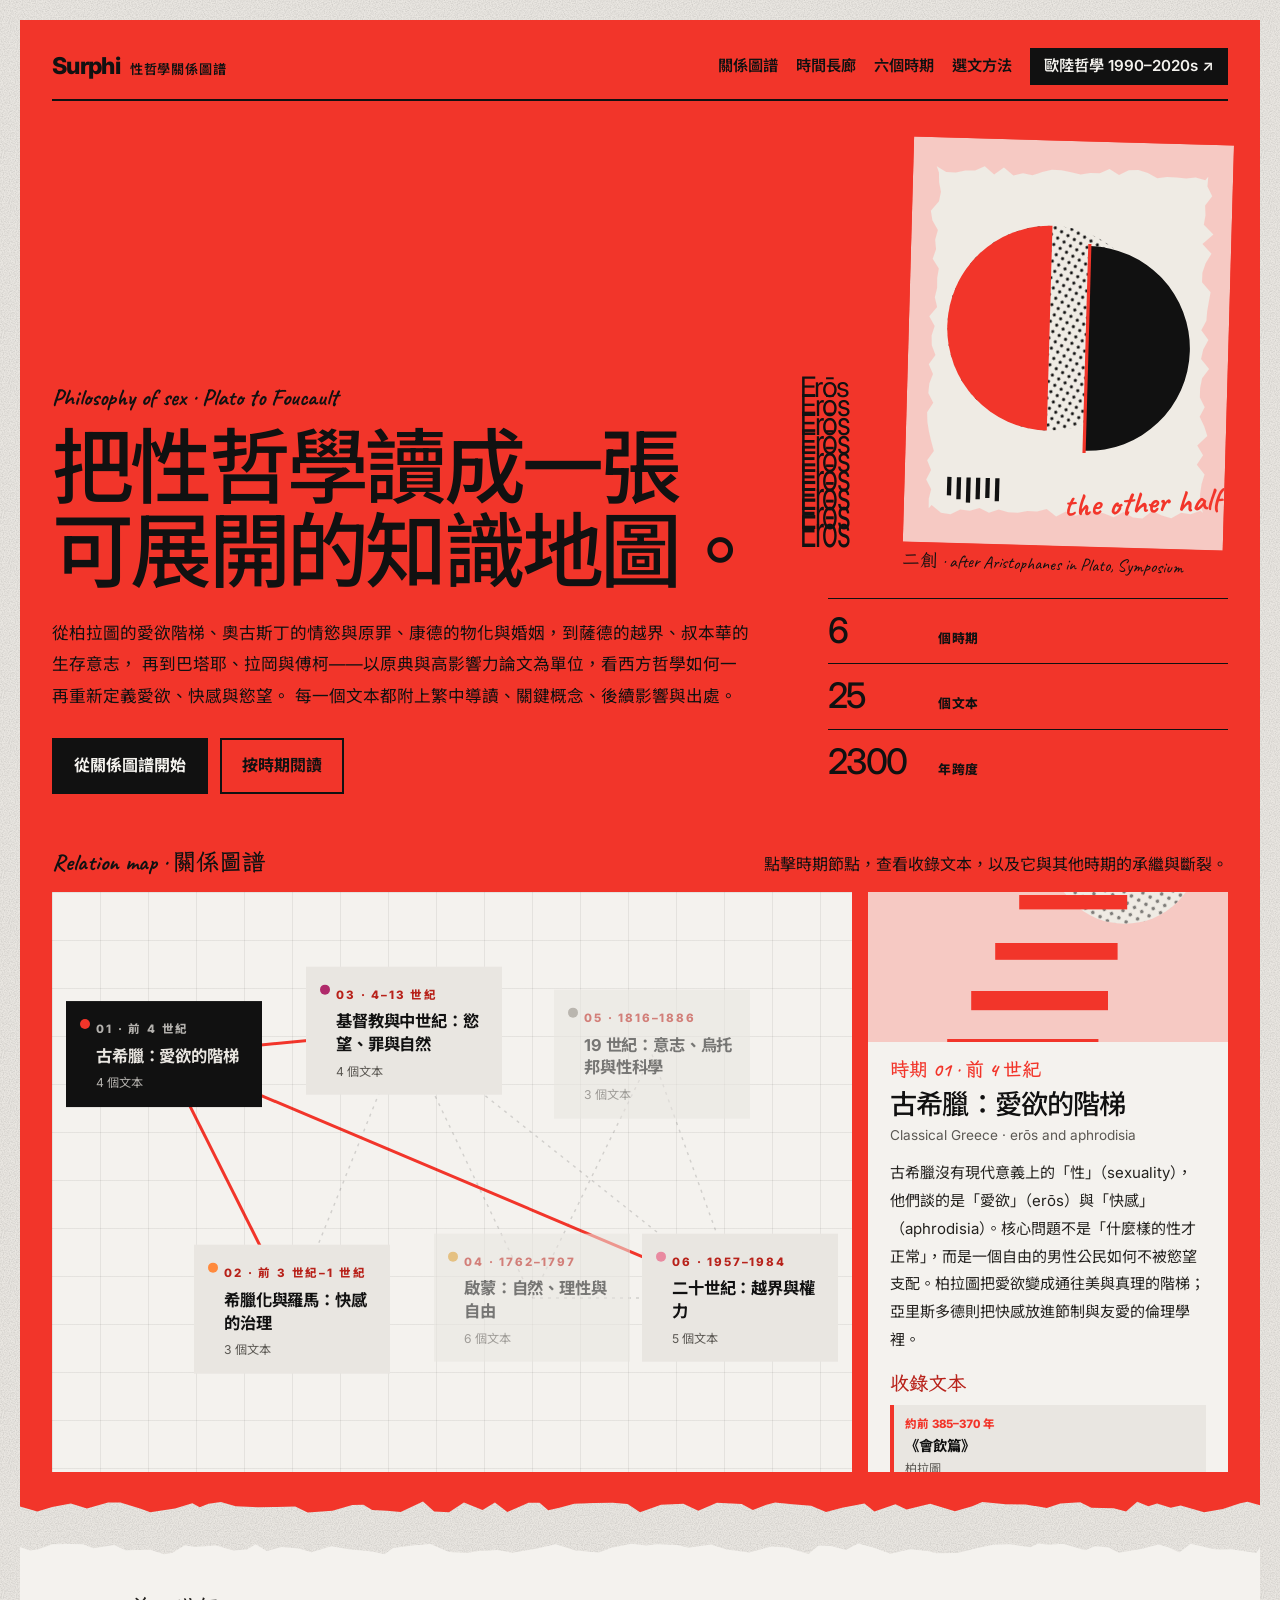
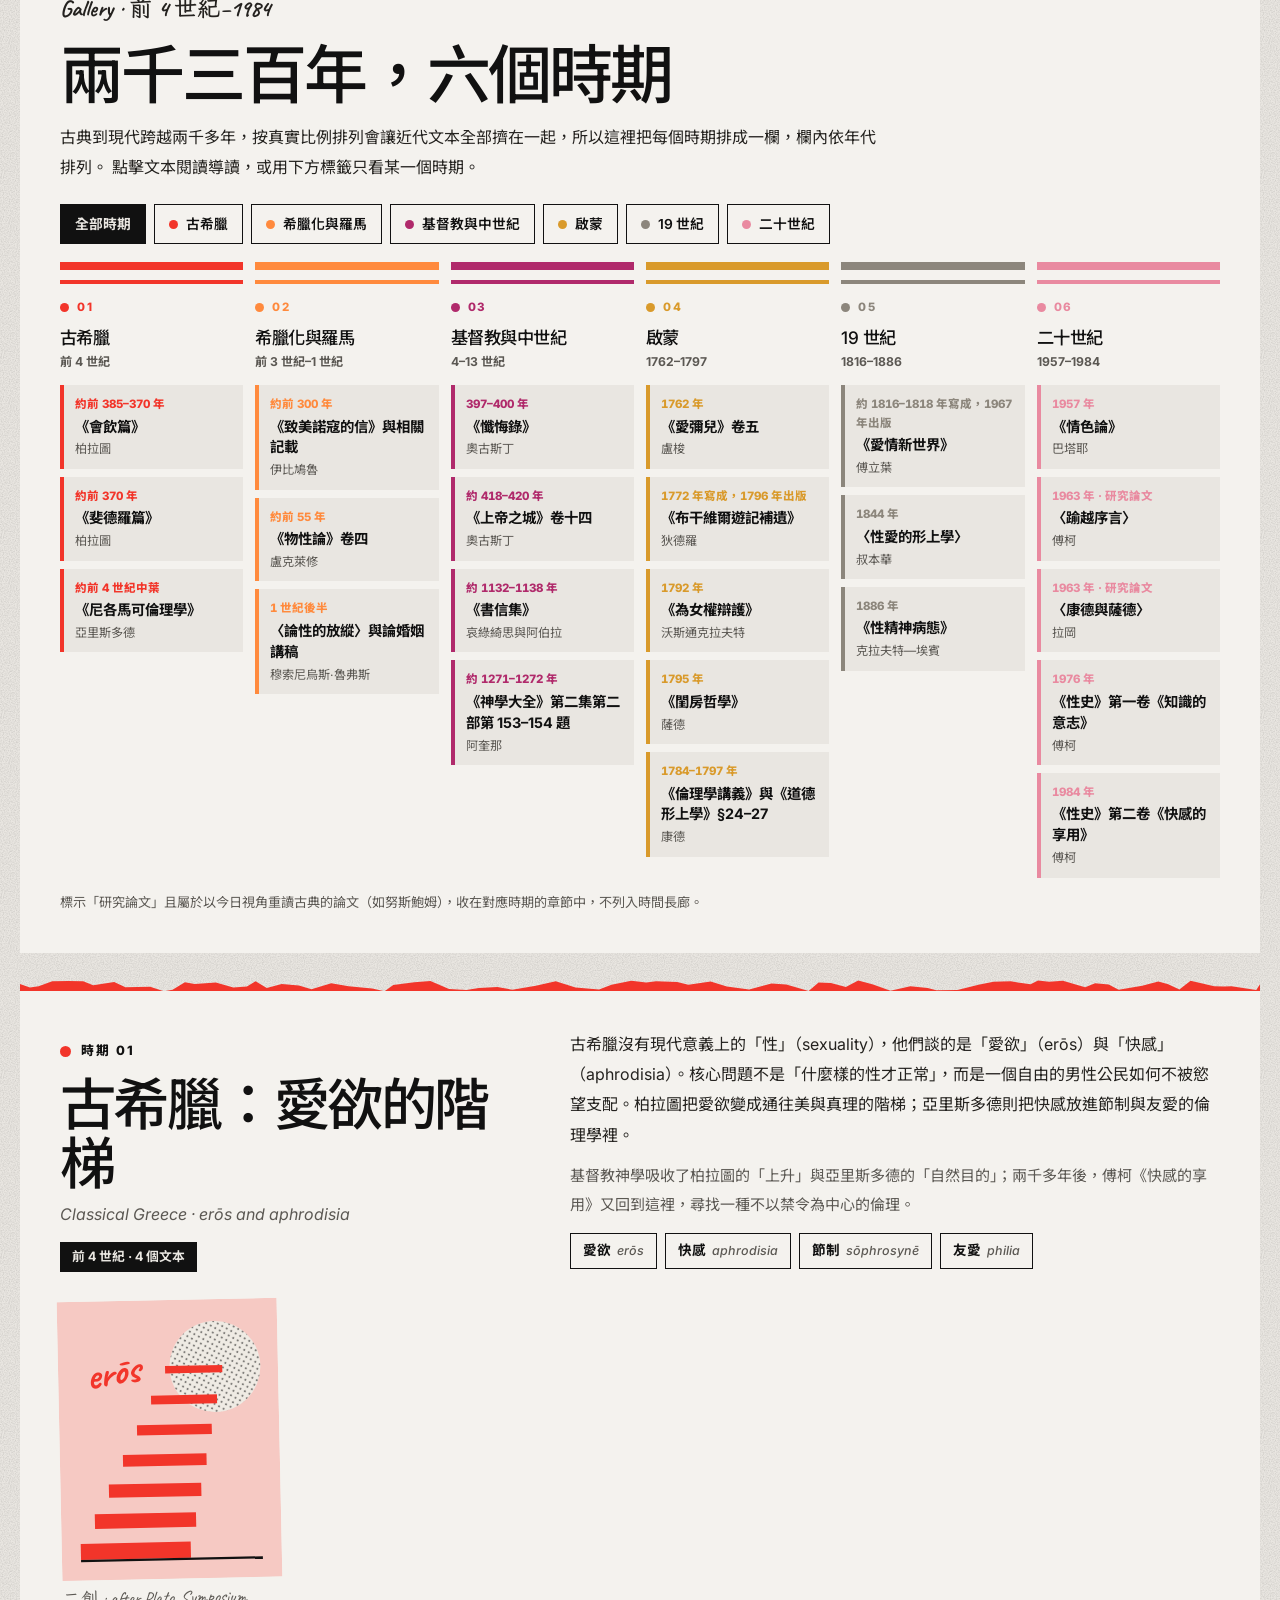
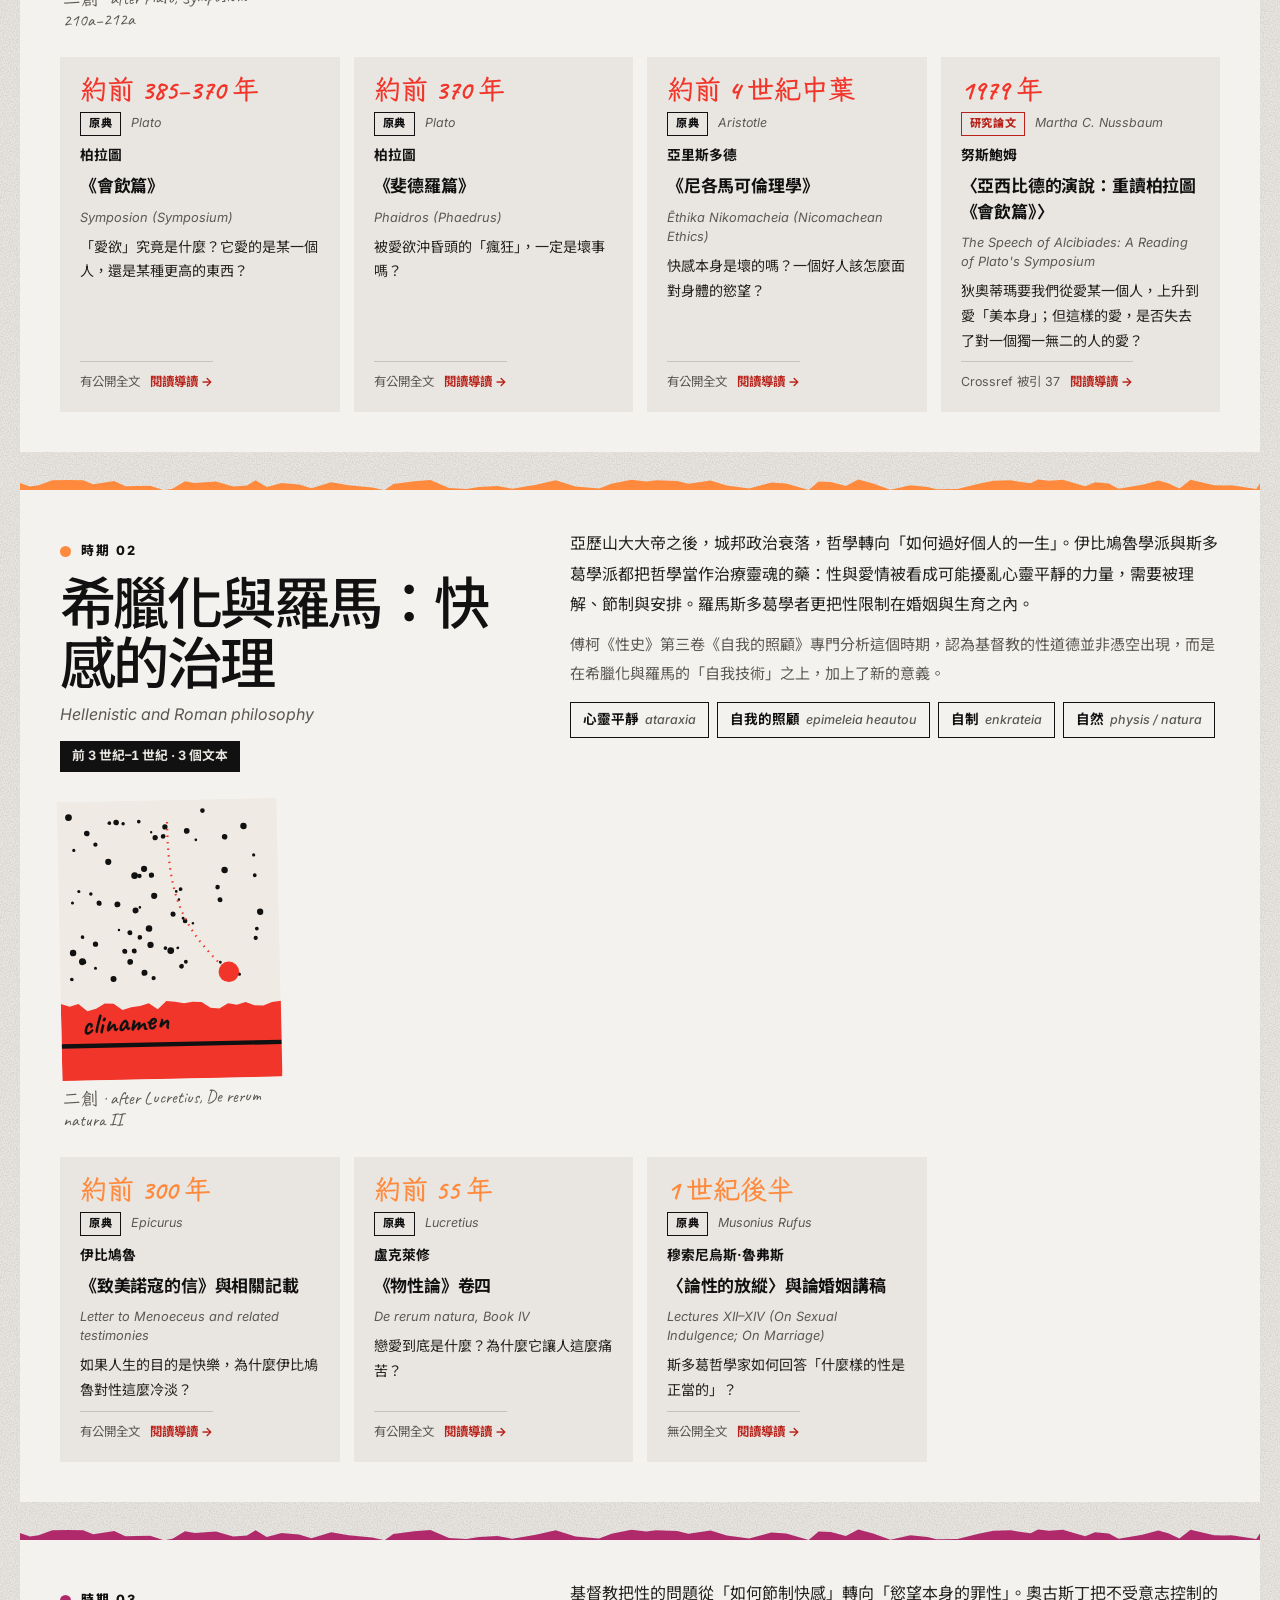
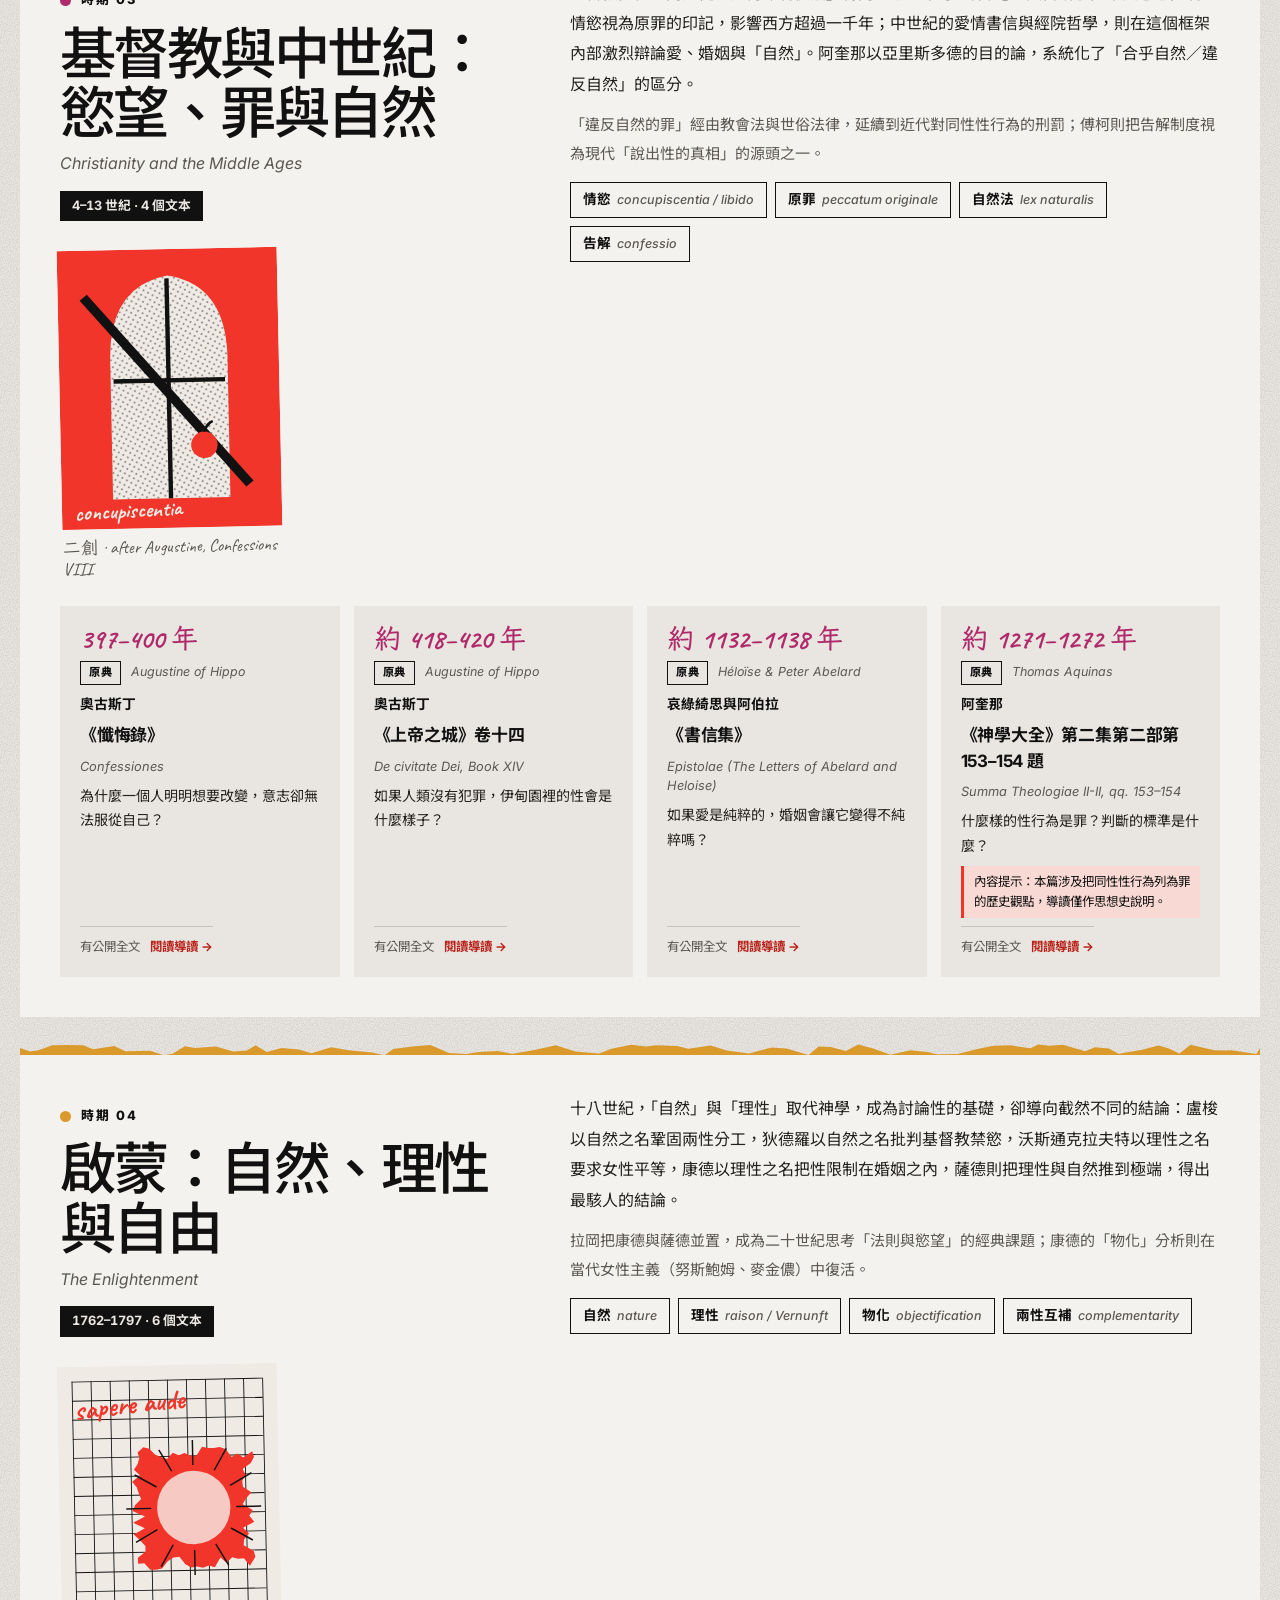
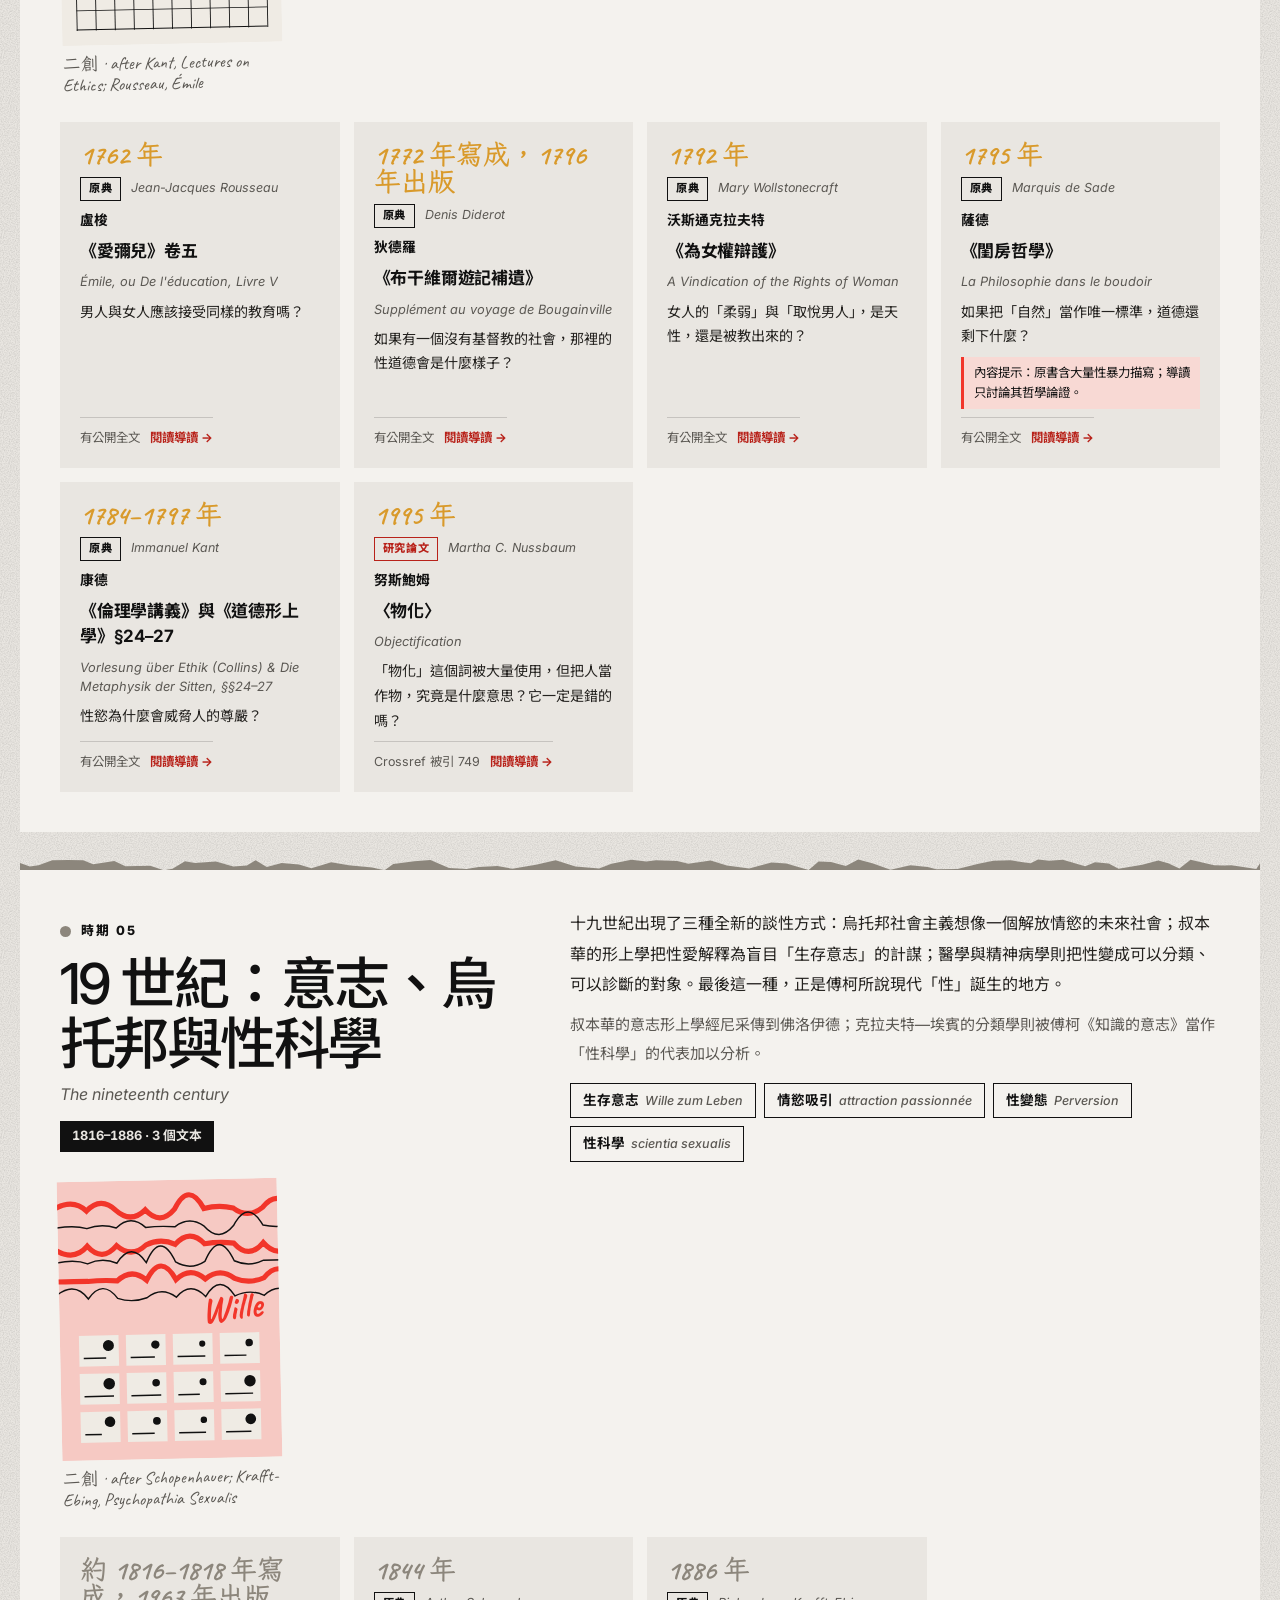
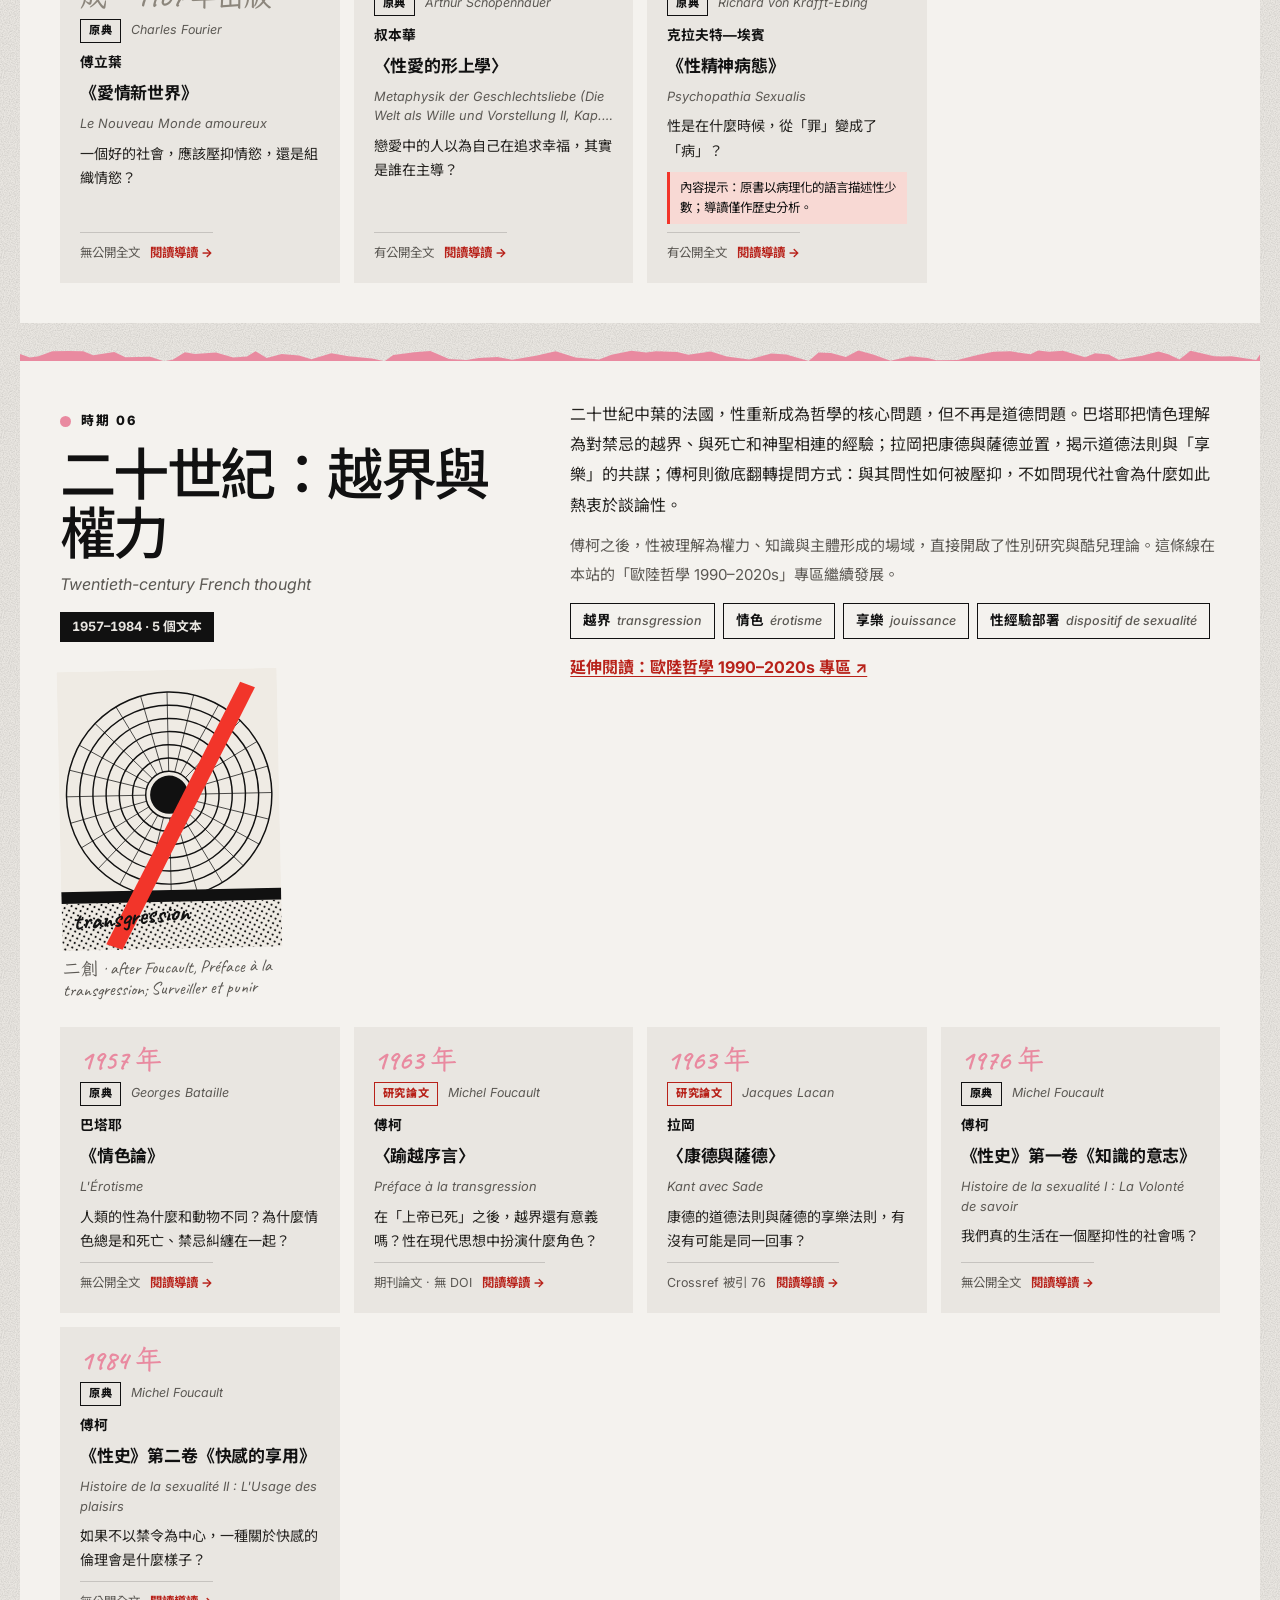
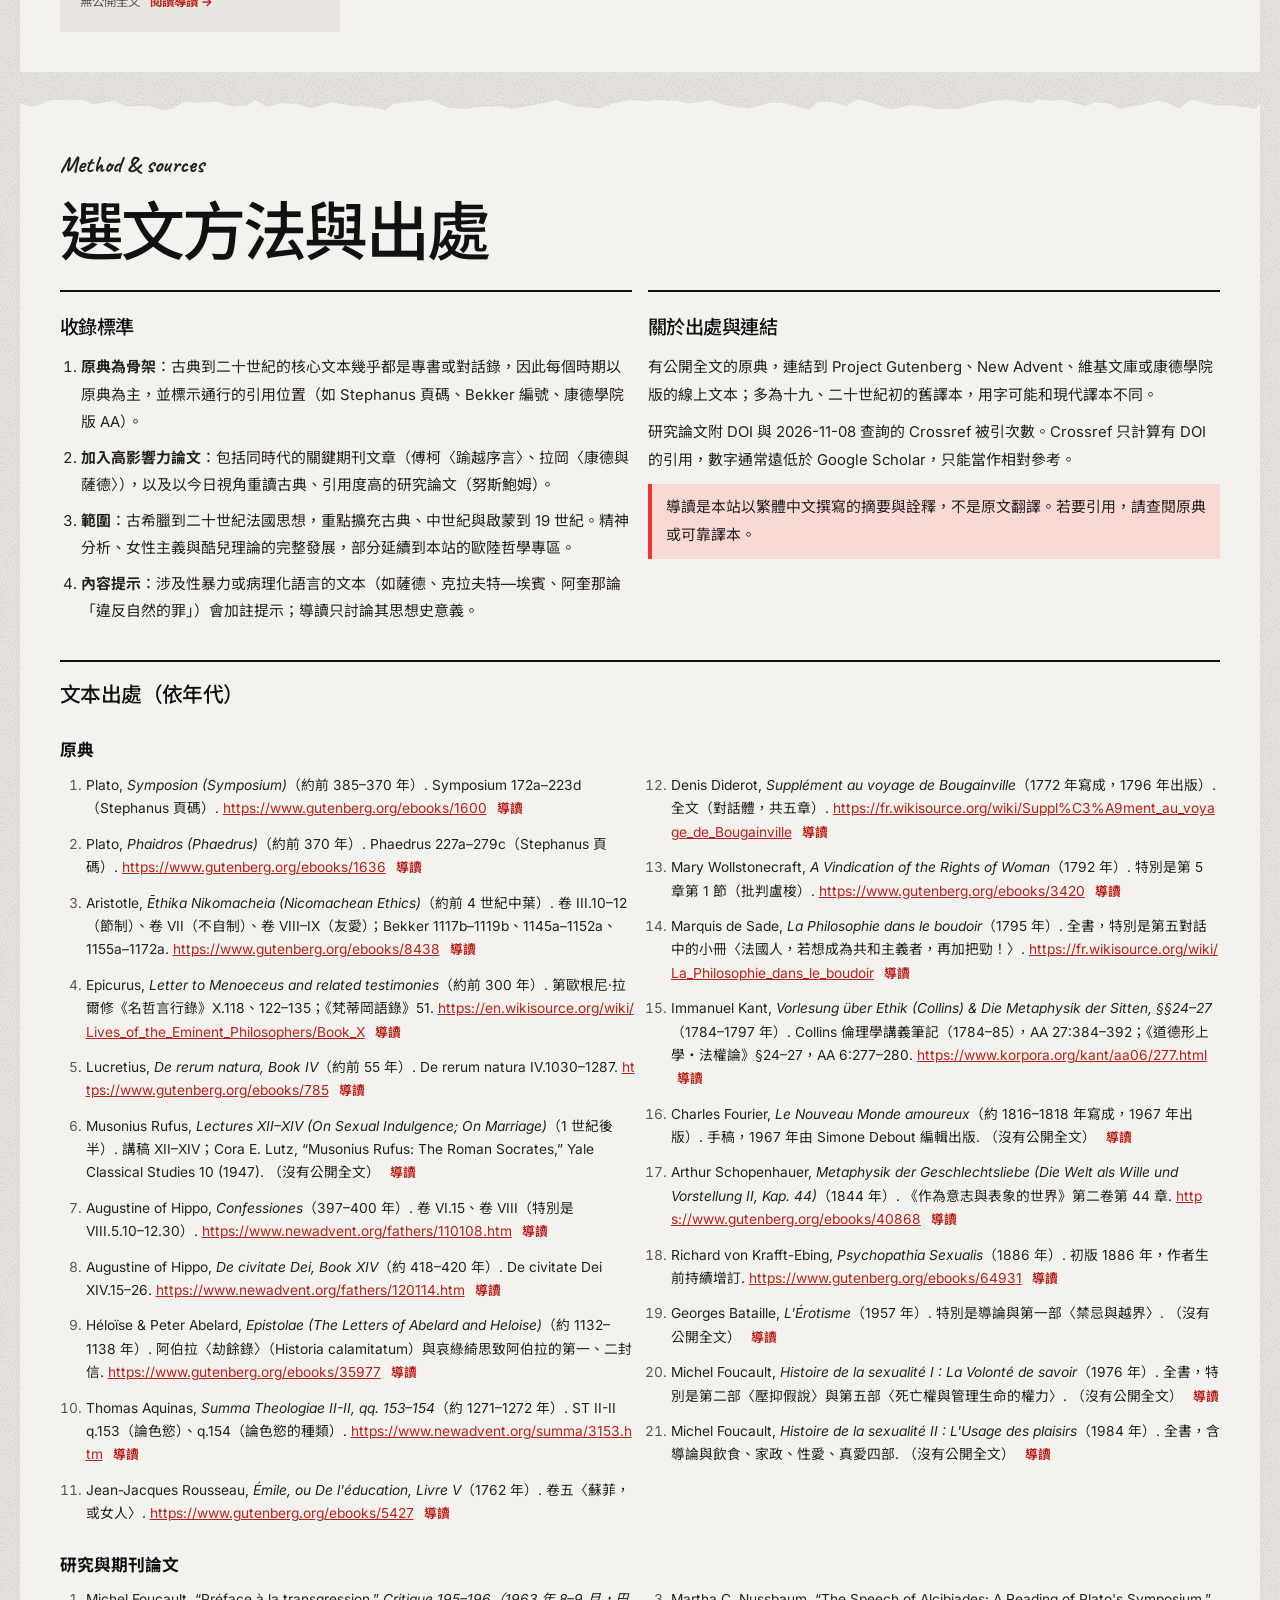
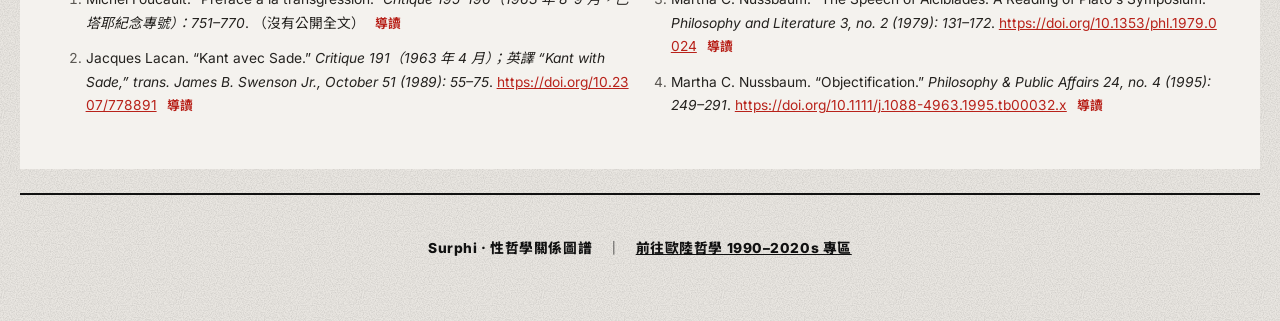
<file: index.html>
<!DOCTYPE html>
<html lang="zh-Hant">
<head>
  <meta charset="UTF-8">
  <meta name="viewport" content="width=device-width, initial-scale=1.0">
  <title>Surphi | 性哲學關係圖譜</title>
  <meta name="description" content="從柏拉圖到傅柯，以 25 個原典與高影響力論文，簡介西方哲學如何思考愛欲、快感、慾望與性。">
  <link rel="preconnect" href="https://fonts.googleapis.com">
  <link rel="preconnect" href="https://fonts.gstatic.com" crossorigin>
  <link href="https://fonts.googleapis.com/css2?family=Inter:wght@400;500;700;800&family=Noto+Sans+TC:wght@400;500;700;900&family=Caveat:wght@500;700&family=LXGW+WenKai+TC&display=swap" rel="stylesheet">
  <link rel="stylesheet" href="styles.css">
</head>
<body>
  <div class="ambient ambient-a"></div>
  <div class="ambient ambient-b"></div>
  <div class="ambient ambient-c"></div>

  <div class="page-shell">
    <header class="hero glass-panel">
      <nav class="topbar" aria-label="主要導覽">
        <a class="brand" href="index.html">Surphi <small>性哲學關係圖譜</small></a>
        <div class="nav-links">
          <a href="#map">關係圖譜</a>
          <a href="#gallery">時間長廊</a>
          <a href="#eras">六個時期</a>
          <a href="#method">選文方法</a>
          <a class="nav-back" href="continental/index.html">歐陸哲學 1990–2020s ↗</a>
        </div>
      </nav>

      <div class="hero-intro">
        <div class="hero-copy">
          <p class="eyebrow">Philosophy of sex · Plato to Foucault</p>
          <h1>把性哲學讀成一張<br>可展開的知識地圖。</h1>
          <p class="lead">
            從柏拉圖的愛欲階梯、奧古斯丁的情慾與原罪、康德的物化與婚姻，到薩德的越界、叔本華的生存意志，
            再到巴塔耶、拉岡與傅柯——以原典與高影響力論文為單位，看西方哲學如何一再重新定義愛欲、快感與慾望。
            每一個文本都附上繁中導讀、關鍵概念、後續影響與出處。
          </p>
          <div class="hero-actions">
            <a class="primary-button" href="#map">從關係圖譜開始</a>
            <a class="secondary-button" href="#gallery">按時期閱讀</a>
          </div>
        </div>
        <div class="hero-side">
          <div class="hero-art" id="heroArt"></div>
          <ul class="hero-stats" id="heroStats" aria-label="收錄概況"></ul>
        </div>
      </div>

      <section id="map" class="map-stage" aria-labelledby="mapTitle">
        <div class="stage-copy">
          <span class="stage-label" id="mapTitle">Relation map · 關係圖譜</span>
          <p>點擊時期節點，查看收錄文本，以及它與其他時期的承繼與斷裂。</p>
        </div>
        <div class="map-layout">
          <div class="map-canvas" id="mapCanvas">
            <svg class="map-lines" id="mapLines" viewBox="0 0 100 100" preserveAspectRatio="none" aria-hidden="true"></svg>
          </div>
          <aside class="map-detail glass-panel" id="mapDetail" aria-live="polite"></aside>
        </div>
      </section>
    </header>

    <main>
      <section id="gallery" class="section glass-panel reveal" aria-labelledby="galleryTitle">
        <div class="section-heading">
          <p class="eyebrow">Gallery · 前 4 世紀–1984</p>
          <h2 id="galleryTitle">兩千三百年，六個時期</h2>
          <p>
            古典到現代跨越兩千多年，按真實比例排列會讓近代文本全部擠在一起，所以這裡把每個時期排成一欄，欄內依年代排列。
            點擊文本閱讀導讀，或用下方標籤只看某一個時期。
          </p>
        </div>
        <div class="chip-row" id="galleryFilters" role="group" aria-label="依時期篩選"></div>
        <div class="era-band" id="eraBand" aria-hidden="true"></div>
        <div class="gallery" id="galleryGrid"></div>
        <p class="gallery-note">標示「研究論文」且屬於以今日視角重讀古典的論文（如努斯鮑姆），收在對應時期的章節中，不列入時間長廊。</p>
      </section>

      <div id="eras" class="themes" aria-label="六個時期"></div>

      <section id="method" class="section glass-panel reveal" aria-labelledby="methodTitle">
        <div class="section-heading">
          <p class="eyebrow">Method &amp; sources</p>
          <h2 id="methodTitle">選文方法與出處</h2>
        </div>
        <div class="method-grid">
          <div class="method-card">
            <h3>收錄標準</h3>
            <ol>
              <li><strong>原典為骨架</strong>：古典到二十世紀的核心文本幾乎都是專書或對話錄，因此每個時期以原典為主，並標示通行的引用位置（如 Stephanus 頁碼、Bekker 編號、康德學院版 AA）。</li>
              <li><strong>加入高影響力論文</strong>：包括同時代的關鍵期刊文章（傅柯〈踰越序言〉、拉岡〈康德與薩德〉），以及以今日視角重讀古典、引用度高的研究論文（努斯鮑姆）。</li>
              <li><strong>範圍</strong>：古希臘到二十世紀法國思想，重點擴充古典、中世紀與啟蒙到 19 世紀。精神分析、女性主義與酷兒理論的完整發展，部分延續到本站的歐陸哲學專區。</li>
              <li><strong>內容提示</strong>：涉及性暴力或病理化語言的文本（如薩德、克拉夫特—埃賓、阿奎那論「違反自然的罪」）會加註提示；導讀只討論其思想史意義。</li>
            </ol>
          </div>
          <div class="method-card">
            <h3>關於出處與連結</h3>
            <p>
              有公開全文的原典，連結到 Project Gutenberg、New Advent、維基文庫或康德學院版的線上文本；多為十九、二十世紀初的舊譯本，用字可能和現代譯本不同。
            </p>
            <p>
              研究論文附 DOI 與 <span id="checkedDate">2026-11-08</span> 查詢的 Crossref 被引次數。Crossref 只計算有 DOI 的引用，數字通常遠低於 Google Scholar，只能當作相對參考。
            </p>
            <p class="method-note">
              導讀是本站以繁體中文撰寫的摘要與詮釋，不是原文翻譯。若要引用，請查閱原典或可靠譯本。
            </p>
          </div>
        </div>
        <h3 class="biblio-title">文本出處（依年代）</h3>
        <h4 class="biblio-sub">原典</h4>
        <ol class="biblio" id="biblioPrimary"></ol>
        <h4 class="biblio-sub">研究與期刊論文</h4>
        <ol class="biblio" id="biblioArticles"></ol>
      </section>
    </main>

    <footer class="site-footer">
      <p>Surphi · 性哲學關係圖譜　｜　<a href="continental/index.html">前往歐陸哲學 1990–2020s 專區</a></p>
    </footer>
  </div>

  <dialog class="drawer" id="paperDrawer" aria-labelledby="drawerTitle">
    <div class="drawer-inner" id="drawerInner"></div>
  </dialog>

  <script src="data.js"></script>
  <script src="art.js"></script>
  <script src="script.js"></script>
</body>
</html>
</file>
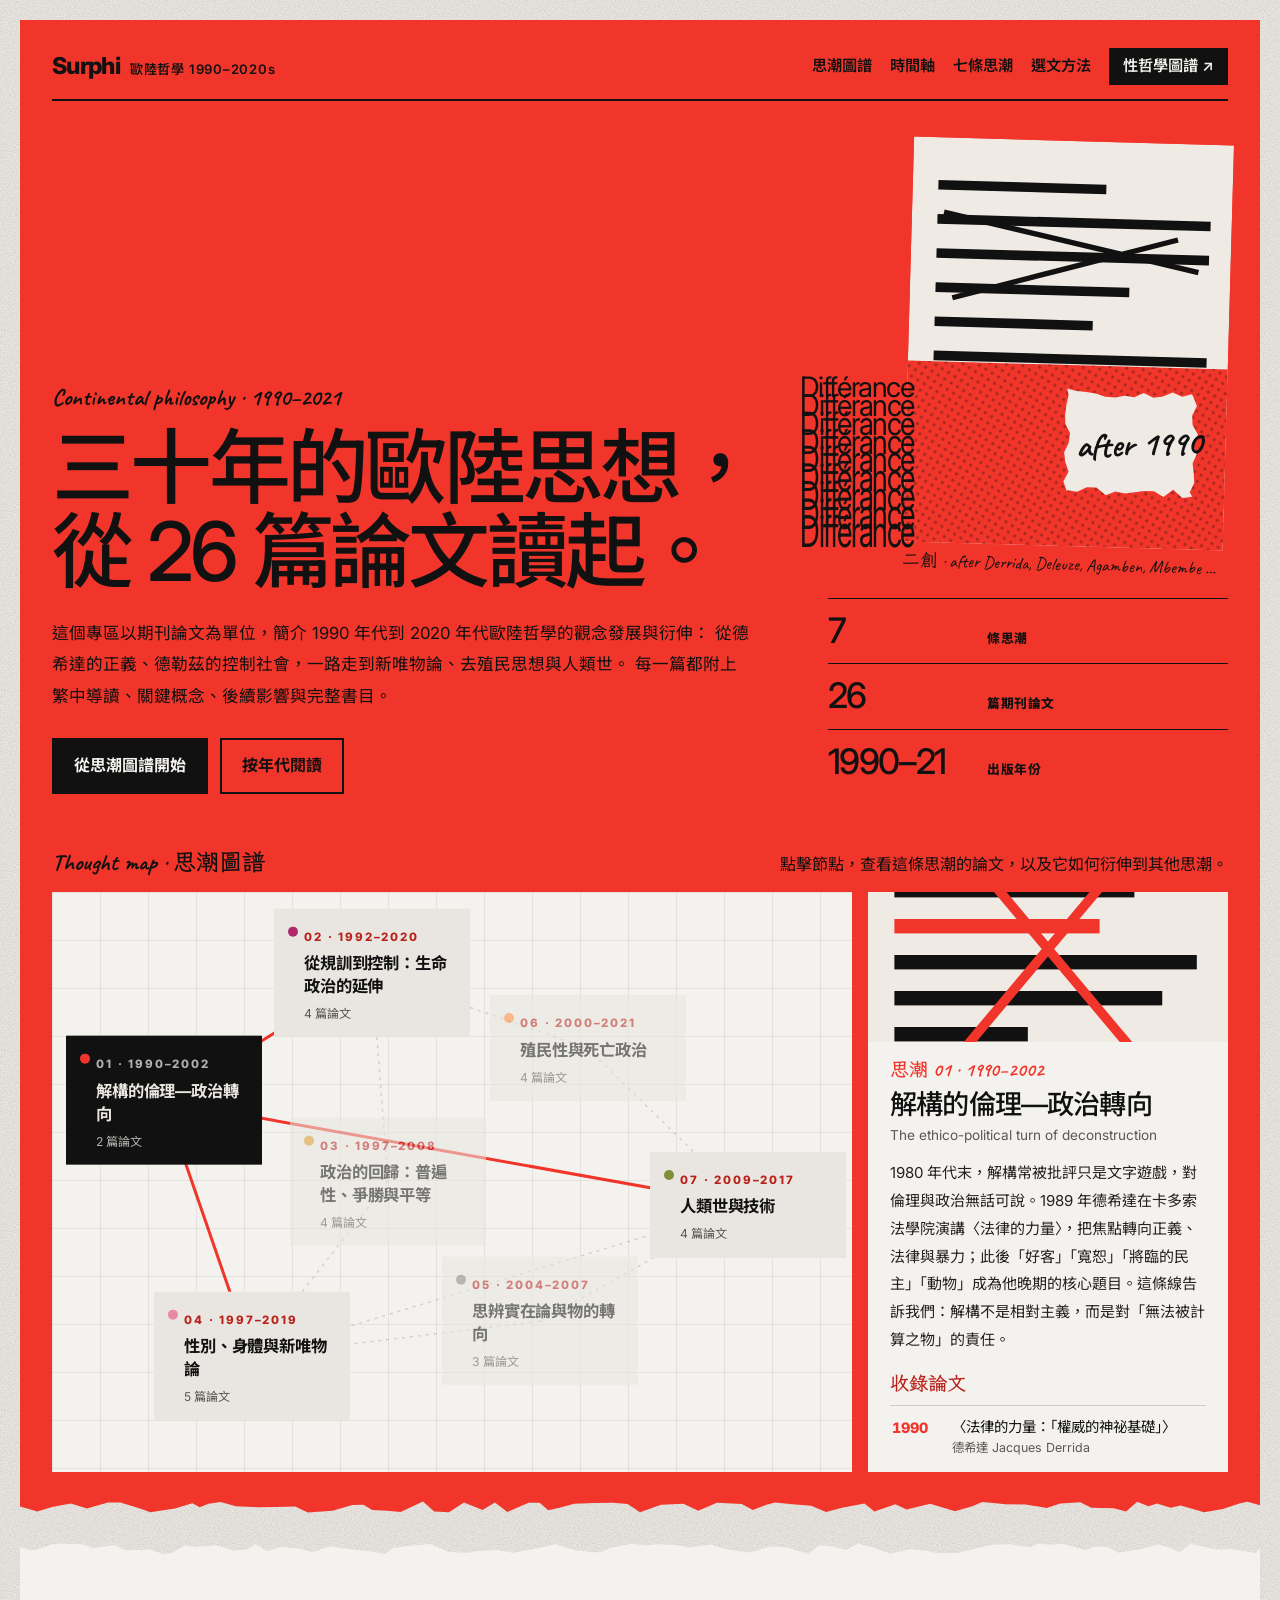
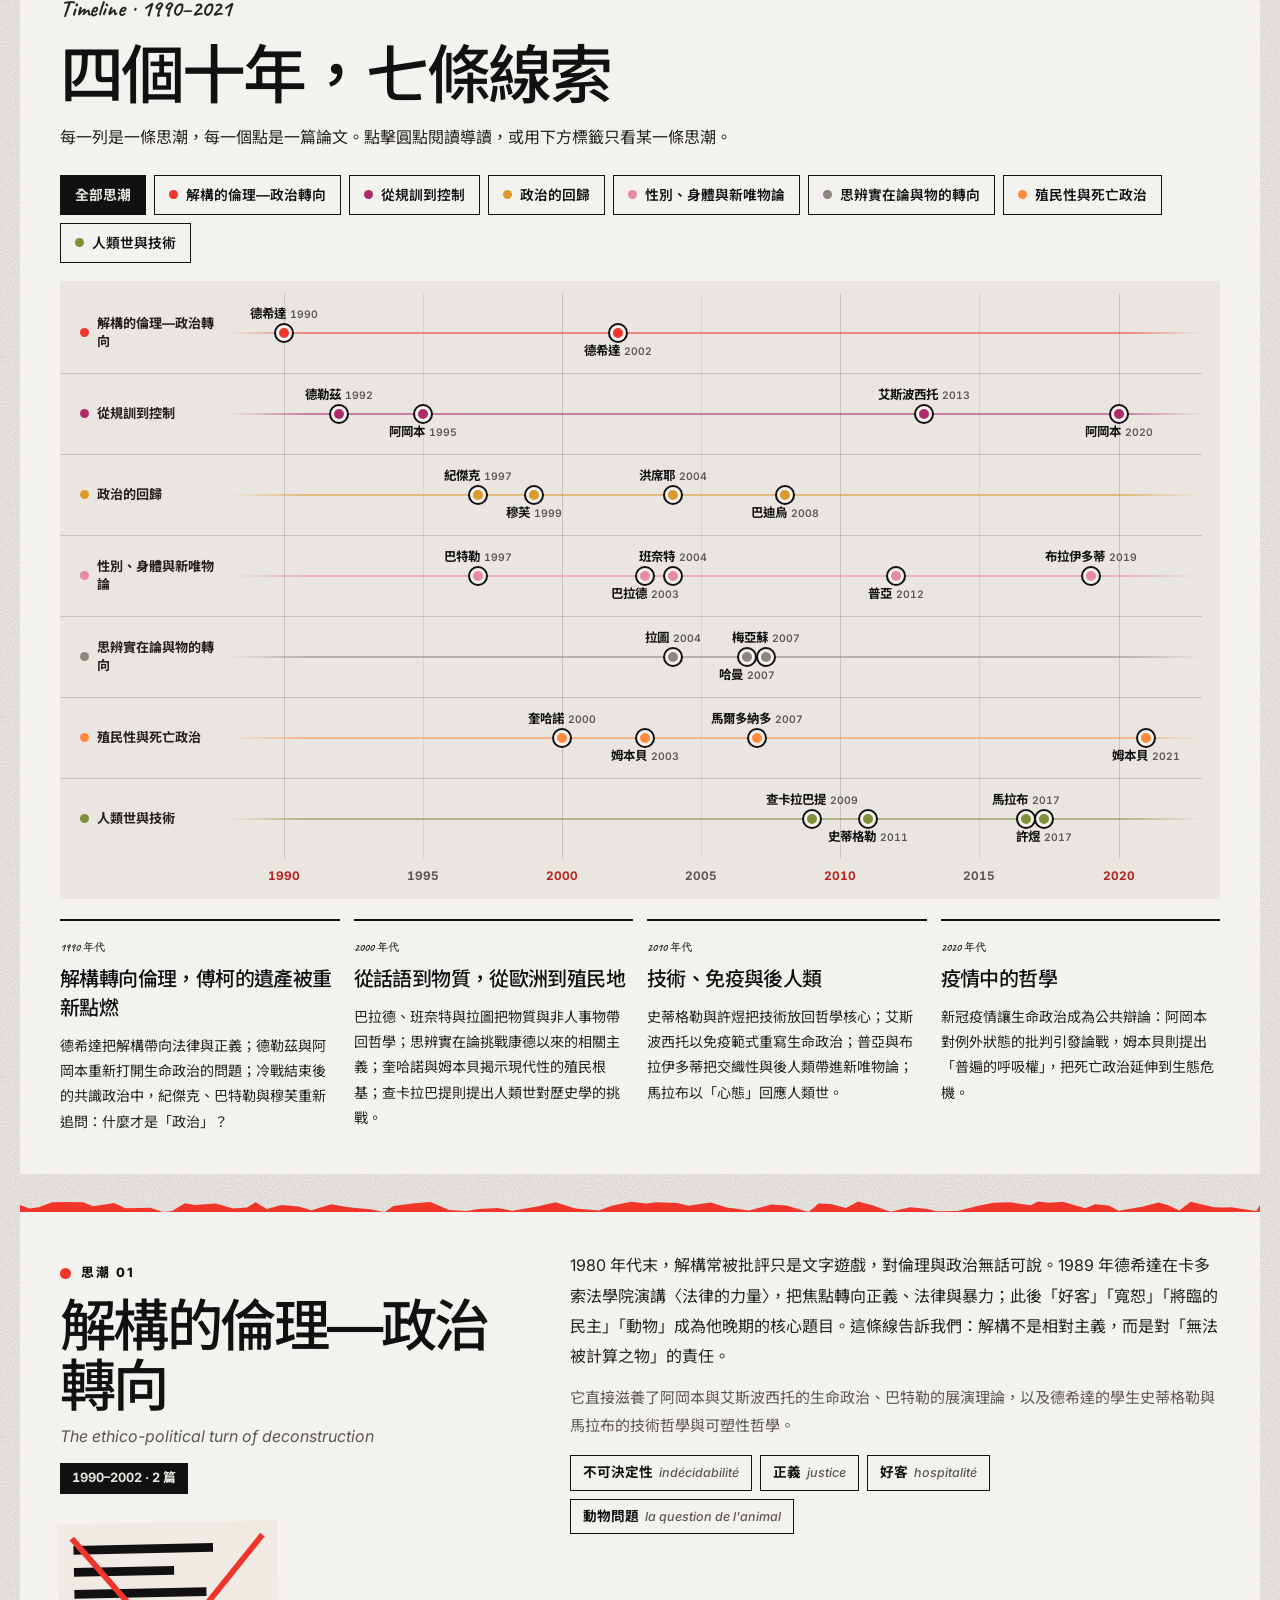
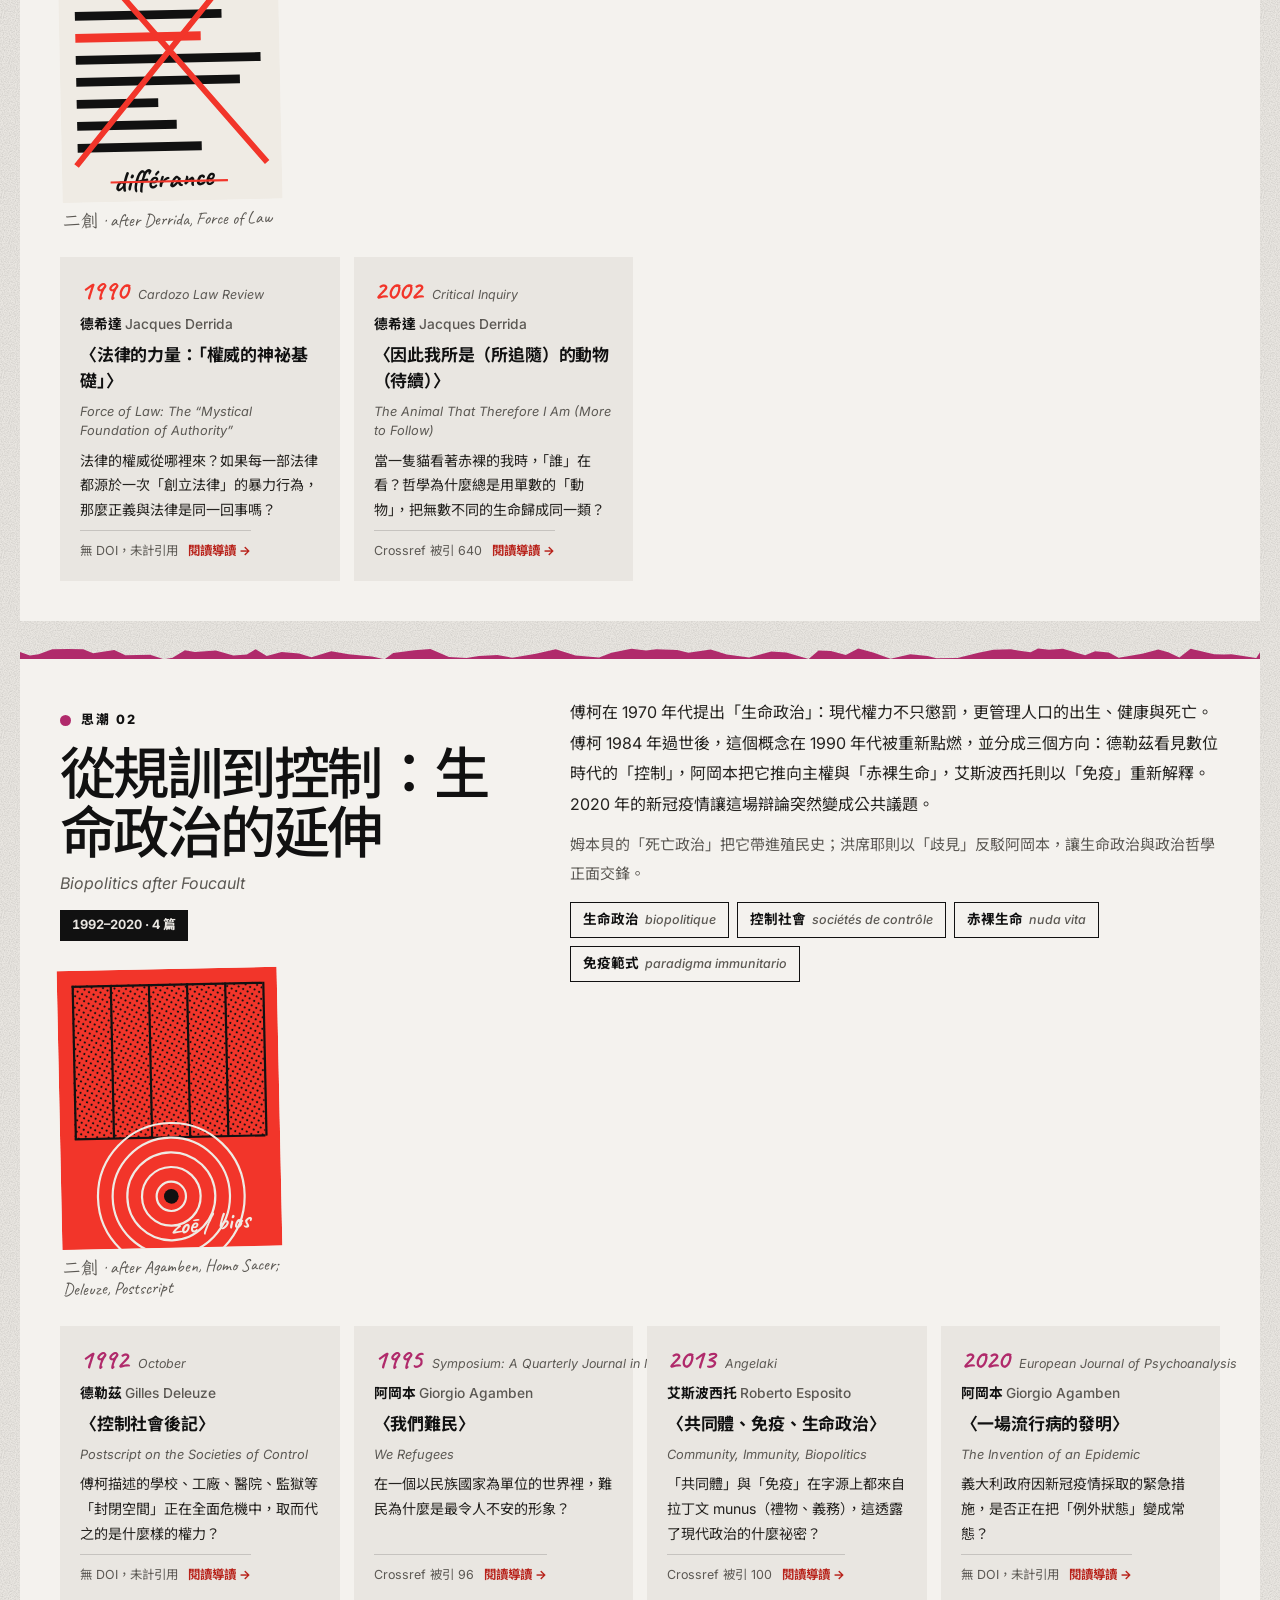
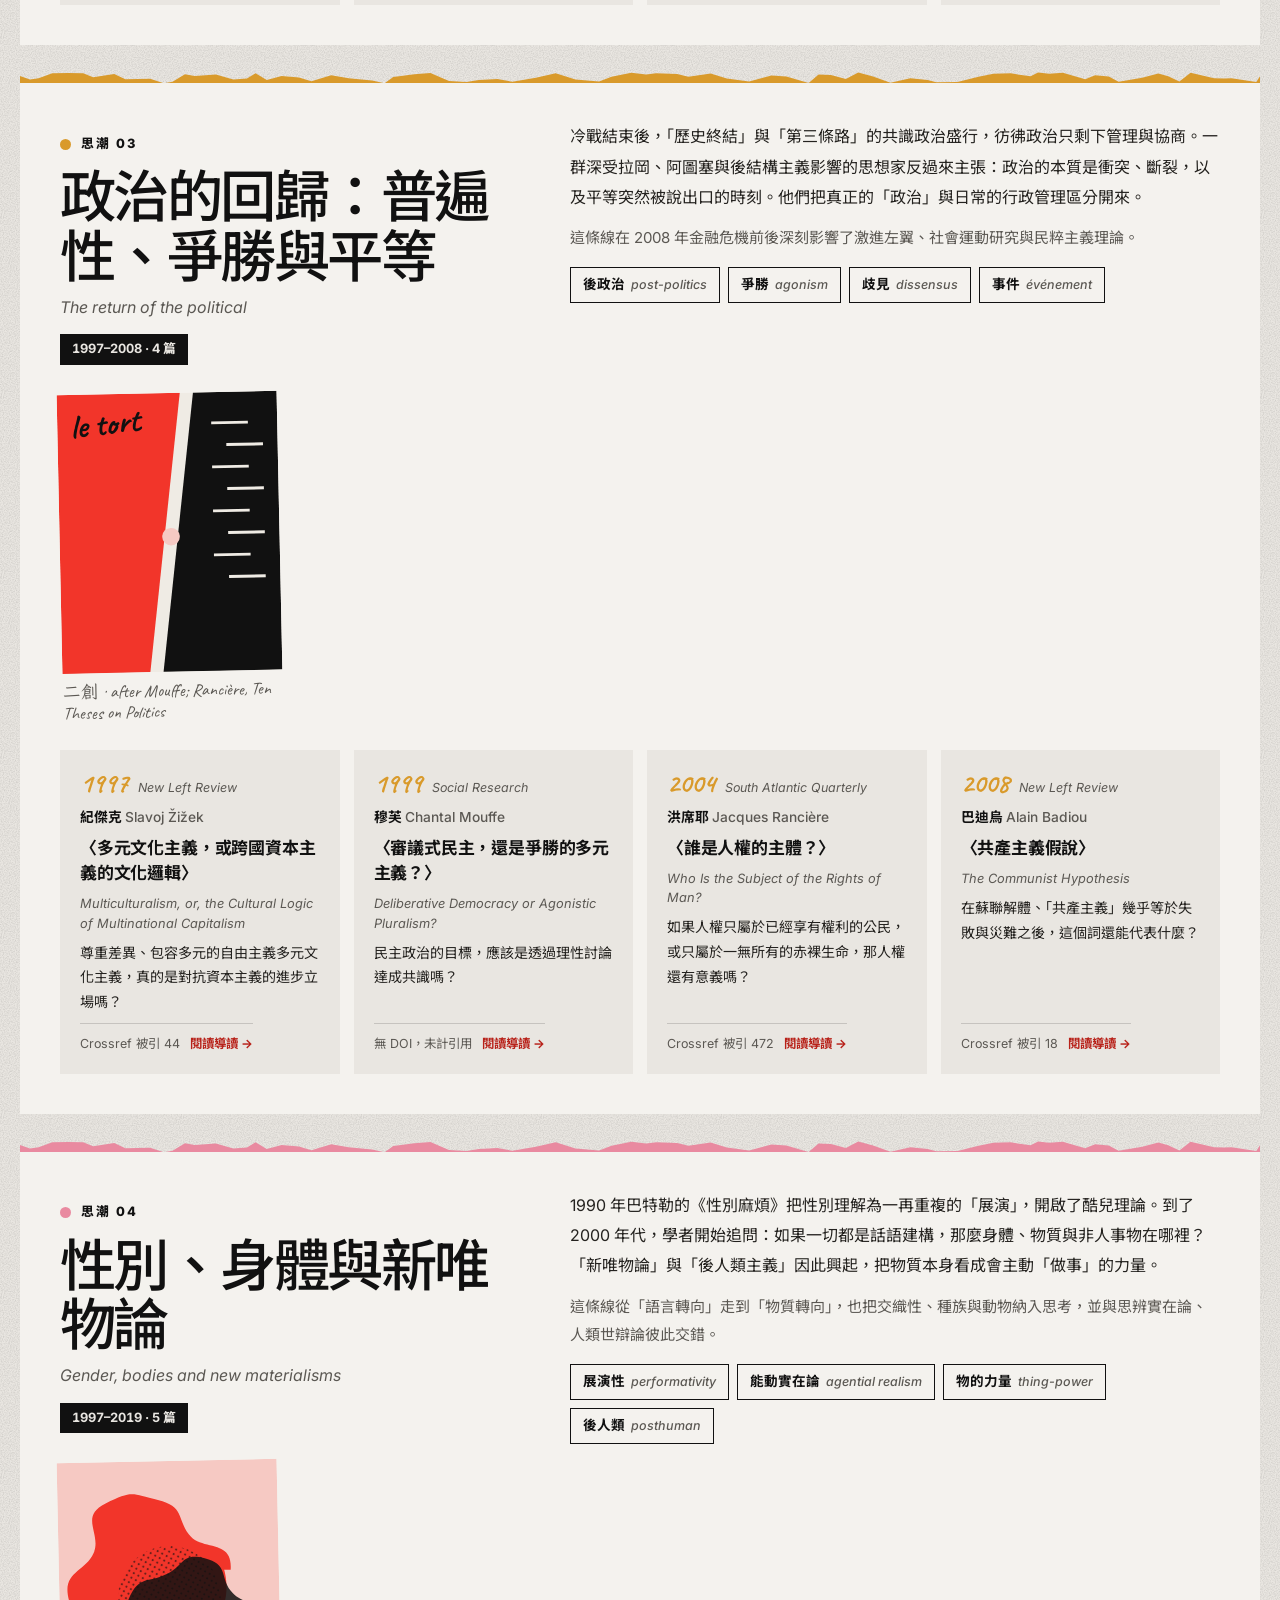
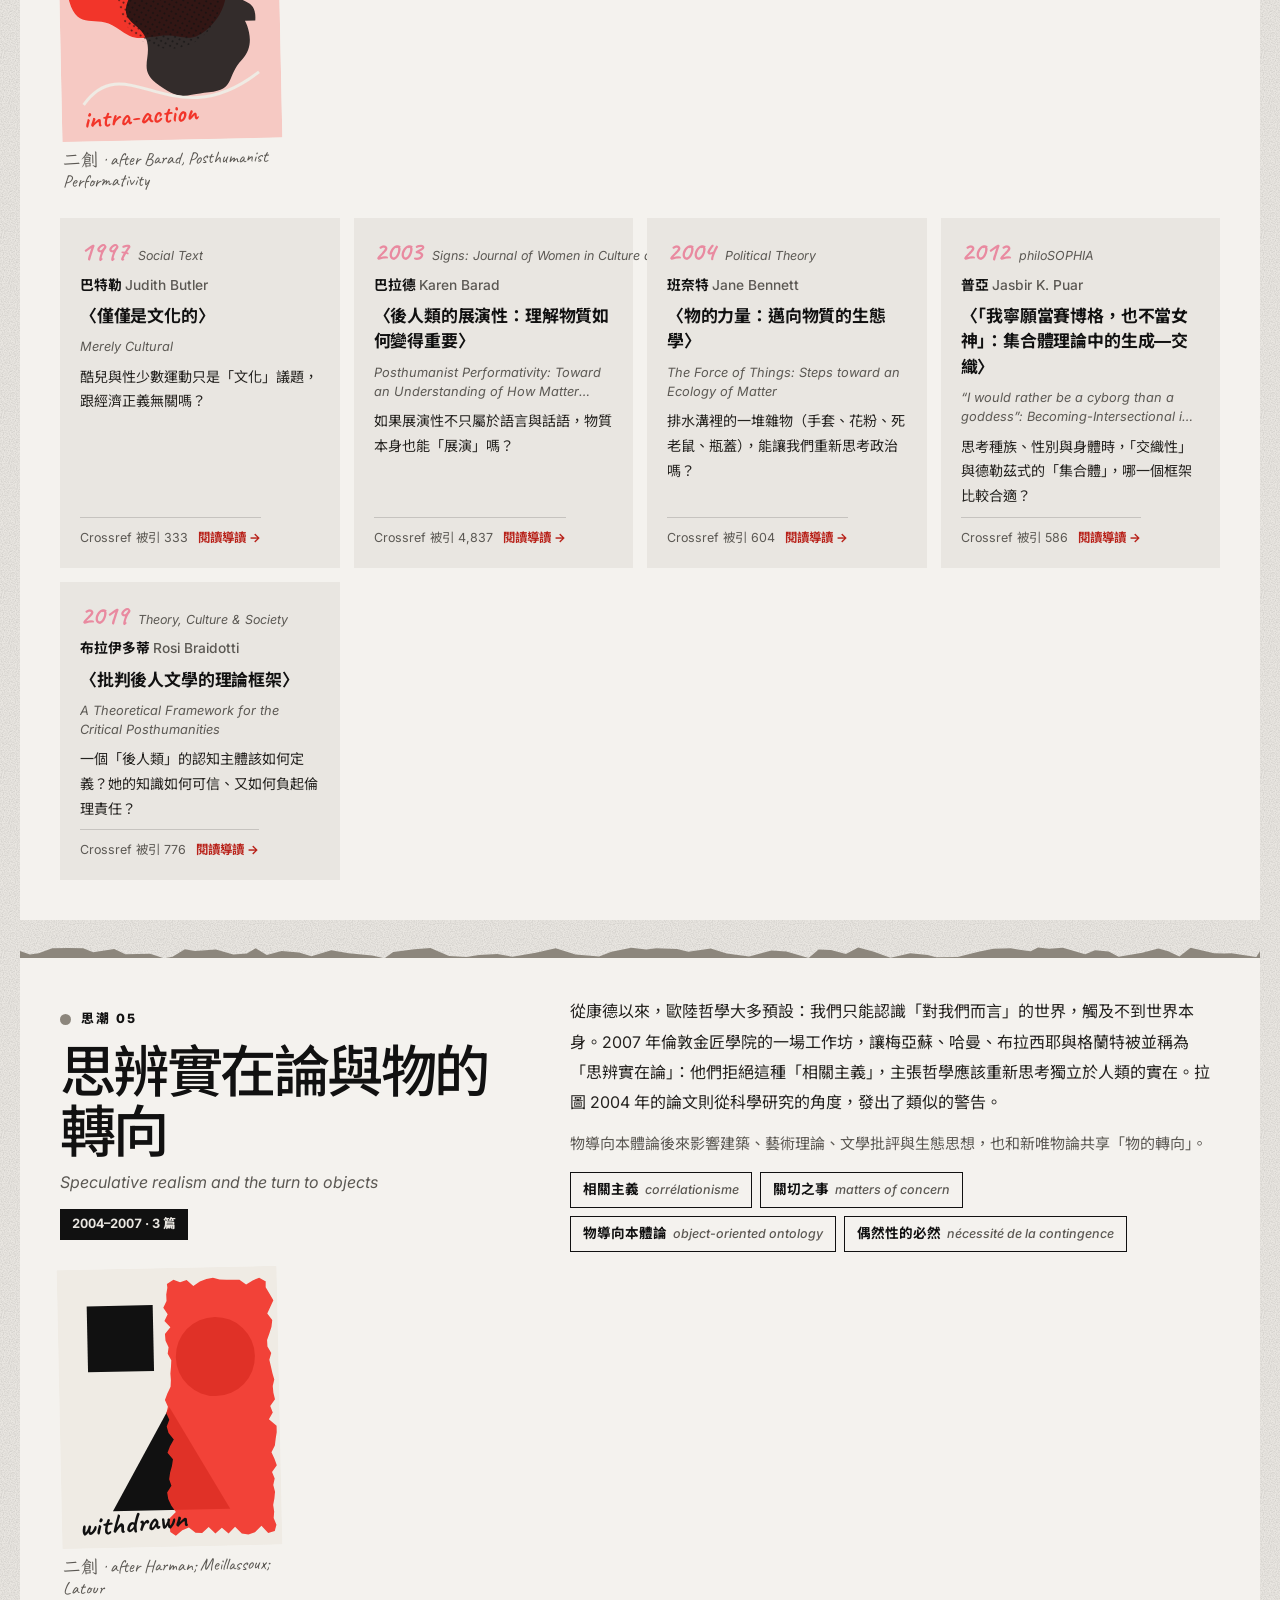
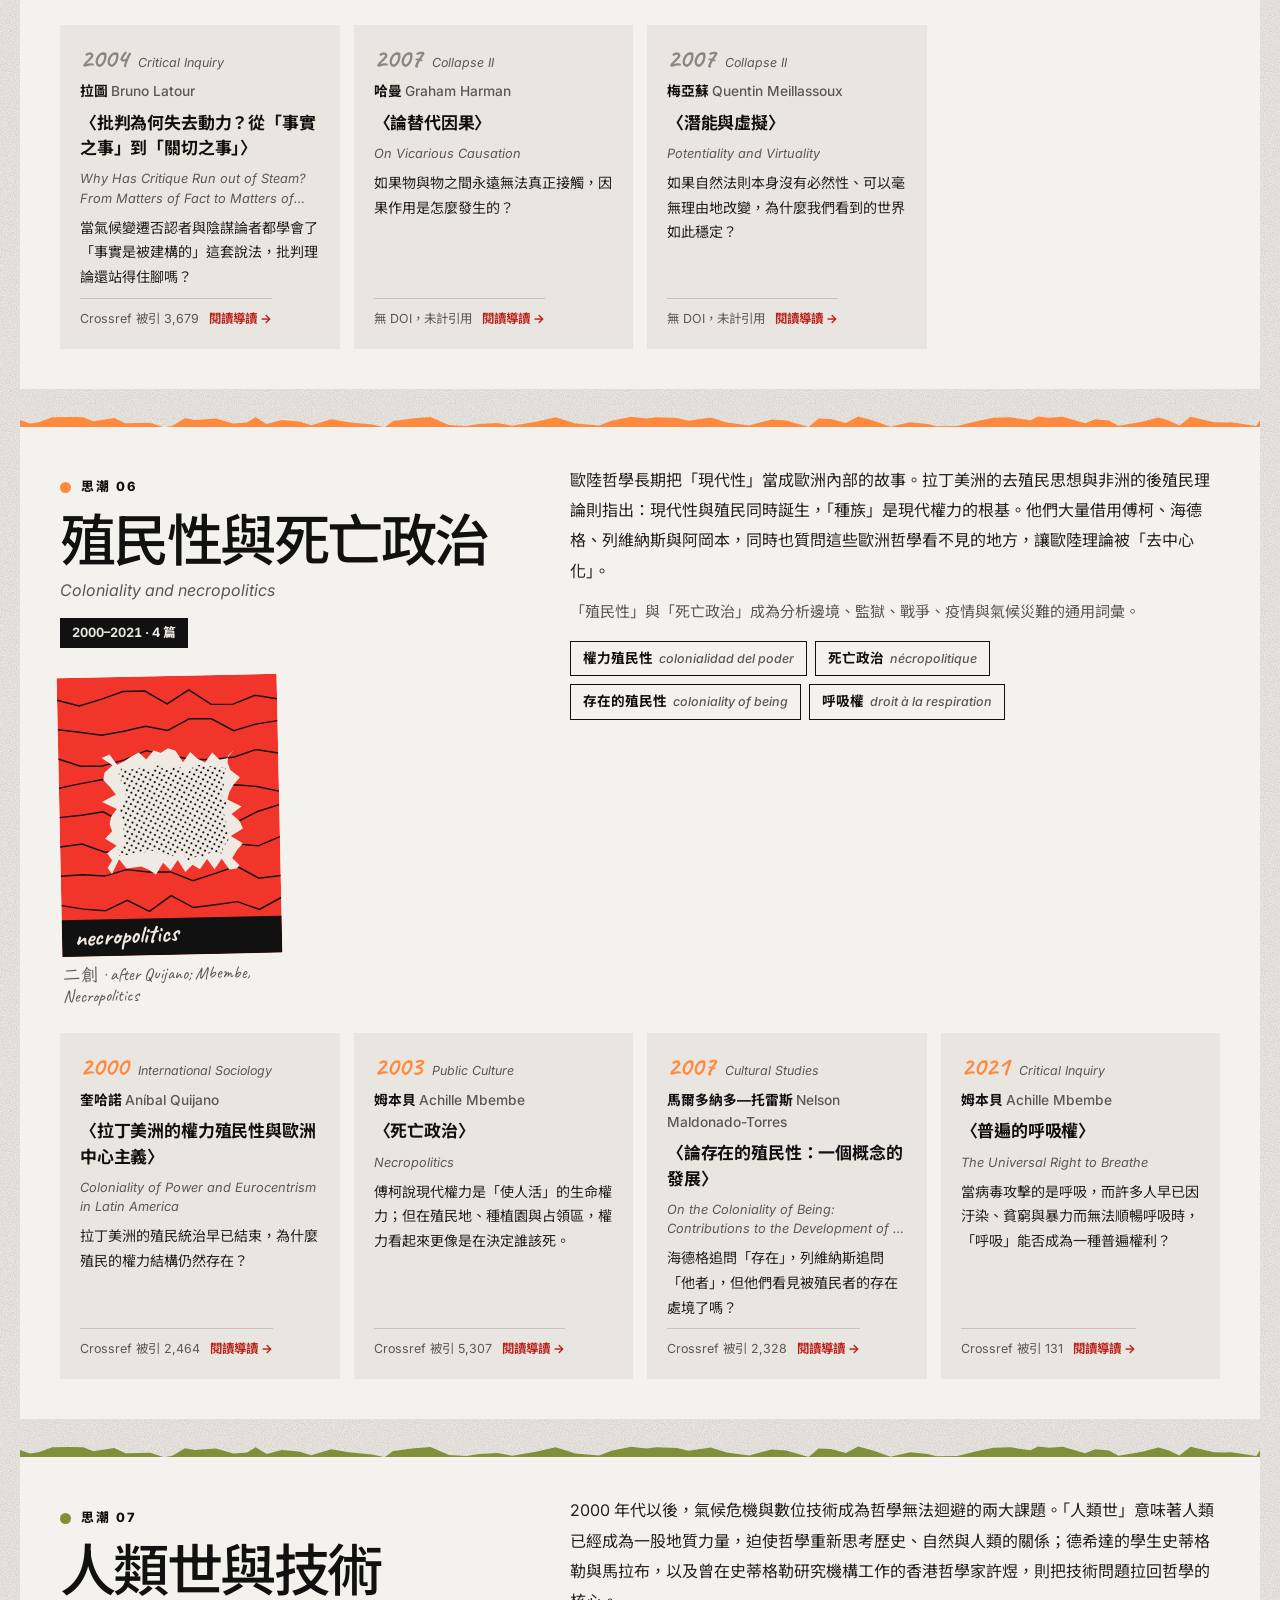
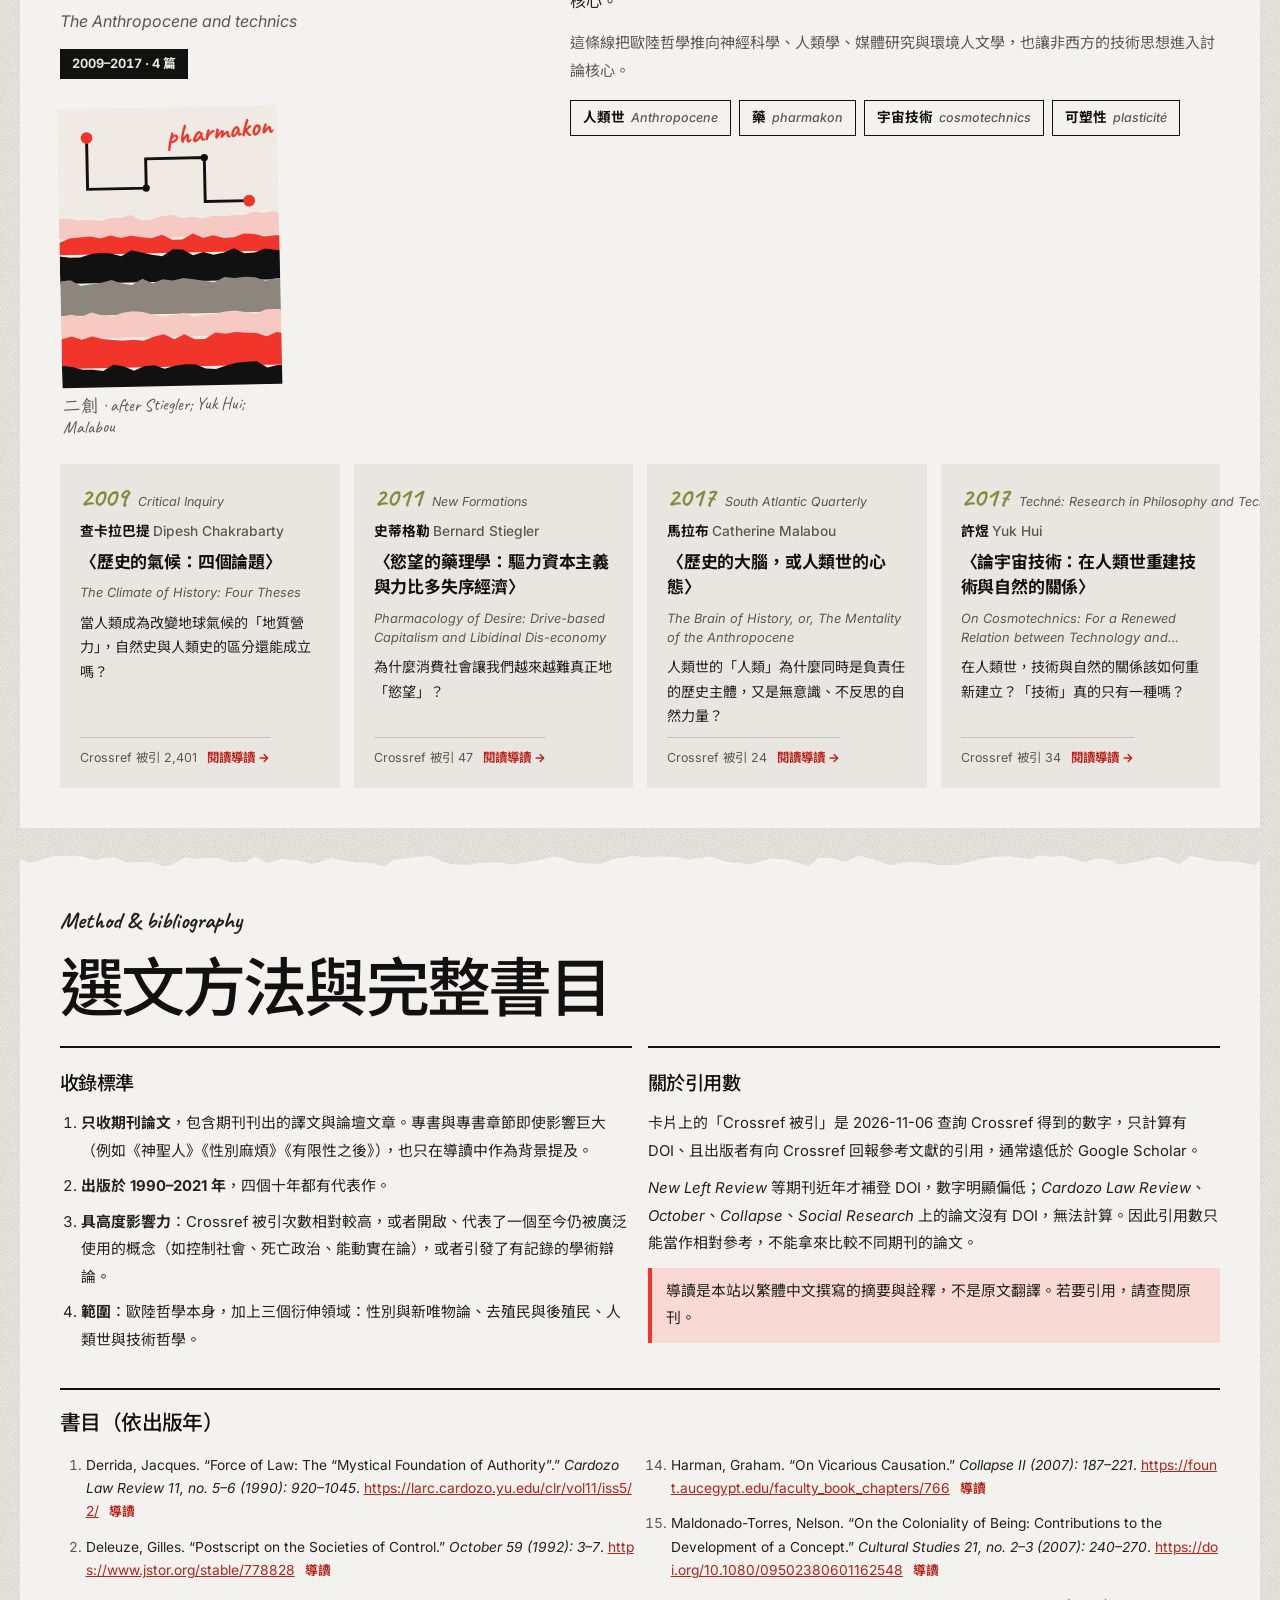
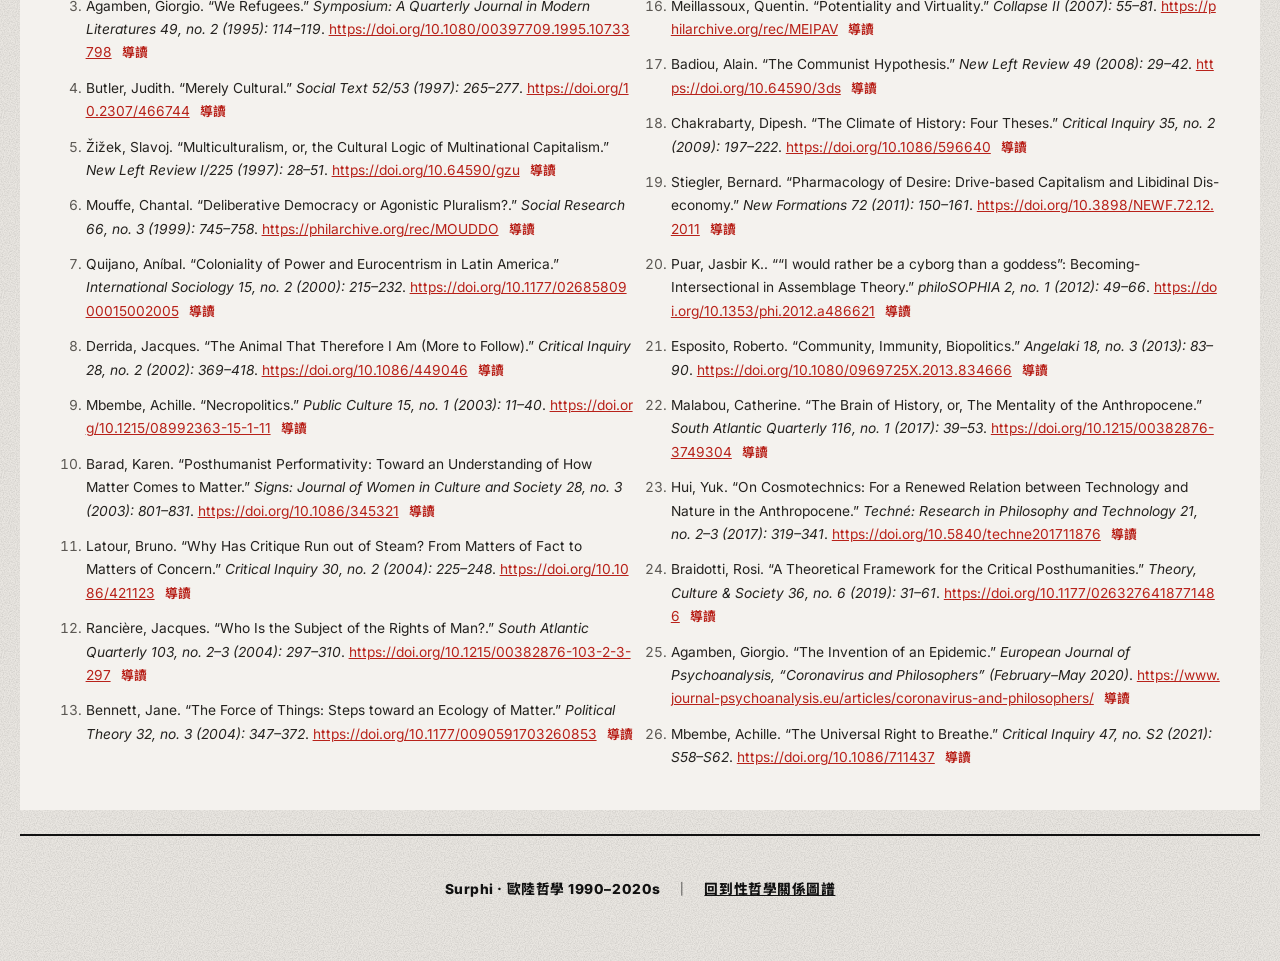
<file: continental/index.html>
<!DOCTYPE html>
<html lang="zh-Hant">
<head>
  <meta charset="UTF-8">
  <meta name="viewport" content="width=device-width, initial-scale=1.0">
  <title>Surphi | 歐陸哲學 1990–2020s</title>
  <meta name="description" content="以 26 篇高影響力期刊論文，簡介 1990 年代至 2020 年代歐陸哲學的觀念發展與衍伸：解構、生命政治、政治的回歸、新唯物論、思辨實在論、去殖民與人類世。">
  <link rel="preconnect" href="https://fonts.googleapis.com">
  <link rel="preconnect" href="https://fonts.gstatic.com" crossorigin>
  <link href="https://fonts.googleapis.com/css2?family=Inter:wght@400;500;700;800&family=Noto+Sans+TC:wght@400;500;700;900&family=Caveat:wght@500;700&family=LXGW+WenKai+TC&display=swap" rel="stylesheet">
  <link rel="stylesheet" href="styles.css">
</head>
<body>
  <div class="ambient ambient-a"></div>
  <div class="ambient ambient-b"></div>
  <div class="ambient ambient-c"></div>

  <div class="page-shell">
    <header class="hero glass-panel">
      <nav class="topbar" aria-label="主要導覽">
        <a class="brand" href="../index.html">Surphi <small>歐陸哲學 1990–2020s</small></a>
        <div class="nav-links">
          <a href="#map">思潮圖譜</a>
          <a href="#timeline">時間軸</a>
          <a href="#themes">七條思潮</a>
          <a href="#method">選文方法</a>
          <a class="nav-back" href="../index.html">性哲學圖譜 ↗</a>
        </div>
      </nav>

      <div class="hero-intro">
        <div class="hero-copy">
          <p class="eyebrow">Continental philosophy · 1990–2021</p>
          <h1>三十年的歐陸思想，<br>從 <span id="heroCount">26</span> 篇論文讀起。</h1>
          <p class="lead">
            這個專區以期刊論文為單位，簡介 1990 年代到 2020 年代歐陸哲學的觀念發展與衍伸：
            從德希達的正義、德勒茲的控制社會，一路走到新唯物論、去殖民思想與人類世。
            每一篇都附上繁中導讀、關鍵概念、後續影響與完整書目。
          </p>
          <div class="hero-actions">
            <a class="primary-button" href="#map">從思潮圖譜開始</a>
            <a class="secondary-button" href="#timeline">按年代閱讀</a>
          </div>
        </div>
        <div class="hero-side">
          <div class="hero-art" id="heroArt"></div>
          <ul class="hero-stats" id="heroStats" aria-label="收錄概況"></ul>
        </div>
      </div>

      <section id="map" class="map-stage" aria-labelledby="mapTitle">
        <div class="stage-copy">
          <span class="stage-label" id="mapTitle">Thought map · 思潮圖譜</span>
          <p>點擊節點，查看這條思潮的論文，以及它如何衍伸到其他思潮。</p>
        </div>
        <div class="map-layout">
          <div class="map-canvas" id="mapCanvas">
            <svg class="map-lines" id="mapLines" viewBox="0 0 100 100" preserveAspectRatio="none" aria-hidden="true"></svg>
          </div>
          <aside class="map-detail glass-panel" id="mapDetail" aria-live="polite"></aside>
        </div>
      </section>
    </header>

    <main>
      <section id="timeline" class="section glass-panel reveal" aria-labelledby="timelineTitle">
        <div class="section-heading">
          <p class="eyebrow">Timeline · 1990–2021</p>
          <h2 id="timelineTitle">四個十年，七條線索</h2>
          <p>每一列是一條思潮，每一個點是一篇論文。點擊圓點閱讀導讀，或用下方標籤只看某一條思潮。</p>
        </div>
        <div class="chip-row" id="timelineFilters" role="group" aria-label="依思潮篩選"></div>
        <div class="timeline-scroll">
          <div class="timeline" id="timelineTrack"></div>
        </div>
        <div class="decade-grid" id="decadeGrid"></div>
      </section>

      <div id="themes" class="themes" aria-label="七條思潮"></div>

      <section id="method" class="section glass-panel reveal" aria-labelledby="methodTitle">
        <div class="section-heading">
          <p class="eyebrow">Method &amp; bibliography</p>
          <h2 id="methodTitle">選文方法與完整書目</h2>
        </div>
        <div class="method-grid">
          <div class="method-card">
            <h3>收錄標準</h3>
            <ol>
              <li><strong>只收期刊論文</strong>，包含期刊刊出的譯文與論壇文章。專書與專書章節即使影響巨大（例如《神聖人》《性別麻煩》《有限性之後》），也只在導讀中作為背景提及。</li>
              <li><strong>出版於 1990–2021 年</strong>，四個十年都有代表作。</li>
              <li><strong>具高度影響力</strong>：Crossref 被引次數相對較高，或者開啟、代表了一個至今仍被廣泛使用的概念（如控制社會、死亡政治、能動實在論），或者引發了有記錄的學術辯論。</li>
              <li><strong>範圍</strong>：歐陸哲學本身，加上三個衍伸領域：性別與新唯物論、去殖民與後殖民、人類世與技術哲學。</li>
            </ol>
          </div>
          <div class="method-card">
            <h3>關於引用數</h3>
            <p>
              卡片上的「Crossref 被引」是 <span id="checkedDate">2026-11-06</span> 查詢 Crossref 得到的數字，只計算有 DOI、且出版者有向 Crossref 回報參考文獻的引用，通常遠低於 Google Scholar。
            </p>
            <p>
              <em>New Left Review</em> 等期刊近年才補登 DOI，數字明顯偏低；<em>Cardozo Law Review</em>、<em>October</em>、<em>Collapse</em>、<em>Social Research</em> 上的論文沒有 DOI，無法計算。因此引用數只能當作相對參考，不能拿來比較不同期刊的論文。
            </p>
            <p class="method-note">
              導讀是本站以繁體中文撰寫的摘要與詮釋，不是原文翻譯。若要引用，請查閱原刊。
            </p>
          </div>
        </div>
        <h3 class="biblio-title">書目（依出版年）</h3>
        <ol class="biblio" id="bibliography"></ol>
      </section>
    </main>

    <footer class="site-footer">
      <p>Surphi · 歐陸哲學 1990–2020s　｜　<a href="../index.html">回到性哲學關係圖譜</a></p>
    </footer>
  </div>

  <dialog class="drawer" id="paperDrawer" aria-labelledby="drawerTitle">
    <div class="drawer-inner" id="drawerInner"></div>
  </dialog>

  <script src="data.js"></script>
  <script src="../art.js"></script>
  <script src="app.js"></script>
</body>
</html>
</file>
<file: styles.css>
/* Surphi｜性哲學關係圖譜
   海報風：紅色滿版 hero、黑體標題＋紅色手寫點綴、撕紙邊緣與紙紋、抽象二創畫（art.js）。
   深色模式跟隨系統。版面架構與 continental/styles.css 一致，時間軸改為分段時間長廊。 */

:root {
  color-scheme: light;
  --bg: #e9e6e1;
  --bg-deep: #dfdbd4;
  --surface: #f4f2ee;
  --hover: #dedad3;
  --grid: rgba(17, 17, 17, 0.07);
  --red: #f2352a;
  --pink: #f6c9c3;
  --paper: #f4f2ee;
  --accent: #f2352a;
  --accent-soft: #f8d9d4;
  --on-accent: #111111;
  --backdrop: rgba(17, 17, 17, 0.5);
  --c-ink: #111111;
  --c-text: #24221f;
  --c-muted: #5b5853;
  --c-line: rgba(17, 17, 17, 0.16);
  --c-line-strong: #111111;
  --c-accent-deep: #b8221a;
  /* 實際使用的文字色；hero 會在紅底上局部改寫 */
  --ink: var(--c-ink);
  --text: var(--c-text);
  --muted: var(--c-muted);
  --line: var(--c-line);
  --line-strong: var(--c-line-strong);
  --accent-deep: var(--c-accent-deep);
  --shadow: none;
  --shadow-soft: none;
  --radius-xl: 0;
  --radius-lg: 0;
  --radius-md: 0;
  --grain: url("data:image/svg+xml,%3Csvg xmlns='http://www.w3.org/2000/svg' width='180' height='180'%3E%3Cfilter id='n'%3E%3CfeTurbulence type='fractalNoise' baseFrequency='0.85' numOctaves='2' stitchTiles='stitch'/%3E%3CfeColorMatrix values='0 0 0 0 0  0 0 0 0 0  0 0 0 0 0  0.2 0 0 0 -0.07'/%3E%3C/filter%3E%3Crect width='100%25' height='100%25' filter='url%28%23n%29'/%3E%3C/svg%3E");
  --torn-top: url("data:image/svg+xml,%3Csvg xmlns='http://www.w3.org/2000/svg' viewBox='0 0 1000 20' preserveAspectRatio='none'%3E%3Cpath d='M0 20 L0 7.9 L8 11.8 L15 10.4 L26 4.7 L39 4.4 L51 4.8 L59 9.1 L76 5.5 L85 11.5 L105 10.9 L116 15.7 L123 14.3 L133 5.7 L141 7.7 L158 6.2 L172 11.7 L183 10.6 L190 4.7 L199 12.2 L211 7.8 L225 9.4 L235 13.5 L251 6.9 L265 10.3 L284 12.8 L294 15.8 L301 9.0 L318 5.8 L331 4.5 L346 13.2 L360 14.5 L370 12.3 L385 11.0 L397 14.1 L416 9.7 L432 4.7 L448 11.8 L467 13.9 L477 8.6 L493 4.3 L505 6.0 L513 4.7 L530 5.6 L539 8.7 L557 5.0 L570 10.6 L588 13.8 L606 7.3 L618 8.3 L636 15.5 L644 6.1 L654 6.8 L666 11.1 L676 4.0 L688 8.4 L702 15.4 L718 10.2 L732 12.1 L739 14.8 L756 14.5 L773 8.7 L785 5.2 L799 4.7 L806 6.5 L815 8.1 L821 4.0 L830 5.2 L841 4.3 L859 11.4 L867 7.0 L878 8.4 L886 14.2 L905 9.6 L918 5.0 L926 8.1 L935 13.9 L944 4.3 L963 10.3 L971 10.5 L977 10.3 L997 14.4 L1000 8 L1000 20Z'/%3E%3C/svg%3E");
  --torn-bottom: url("data:image/svg+xml,%3Csvg xmlns='http://www.w3.org/2000/svg' viewBox='0 0 1000 20' preserveAspectRatio='none'%3E%3Cpath d='M0 0 L0 9.4 L14 15.1 L26 10.1 L41 6.2 L54 11.6 L71 5.1 L81 5.1 L98 12.3 L105 15.8 L125 11.8 L139 5.9 L145 10.3 L152 6.3 L162 4.4 L174 9.3 L192 10.2 L207 10.0 L222 9.5 L232 16.0 L252 14.1 L268 7.8 L277 7.5 L284 13.2 L296 14.2 L307 15.5 L325 4.0 L334 14.9 L346 15.8 L358 4.9 L373 13.3 L383 5.0 L393 15.6 L410 5.4 L419 5.2 L426 13.6 L435 10.7 L447 6.3 L463 5.6 L478 5.4 L490 6.6 L500 15.7 L517 7.6 L535 6.5 L547 14.3 L562 5.2 L582 6.6 L591 13.3 L602 7.6 L609 5.1 L623 6.9 L638 8.5 L650 15.5 L663 10.9 L681 6.2 L689 14.9 L706 7.0 L715 12.9 L734 6.4 L754 14.6 L768 9.1 L776 4.5 L795 6.9 L811 7.1 L828 11.2 L839 6.1 L855 4.8 L864 10.7 L882 11.4 L892 15.0 L901 4.2 L910 9.3 L917 6.1 L928 10.9 L936 8.3 L955 15.8 L970 12.3 L984 5.7 L990 4.2 L1000 8 L1000 0Z'/%3E%3C/svg%3E");
  --font-sans: "Inter", "Noto Sans TC", "PingFang TC", "Microsoft JhengHei", system-ui, sans-serif;
  --font-display: var(--font-sans);
  --font-serif: var(--font-sans);
  --font-hand: "Caveat", "LXGW WenKai TC", cursive;
}

@media (prefers-color-scheme: dark) {
  :root:not([data-theme="light"]) {
    color-scheme: dark;
    --bg: #151413;
    --bg-deep: #0f0e0d;
    --surface: #1e1d1b;
    --hover: #2a2825;
    --grid: rgba(239, 236, 230, 0.06);
    --accent-soft: rgba(242, 53, 42, 0.18);
    --backdrop: rgba(0, 0, 0, 0.65);
    --c-ink: #efece6;
    --c-text: #d8d3ca;
    --c-muted: #a29c92;
    --c-line: rgba(239, 236, 230, 0.16);
    --c-line-strong: #efece6;
    --c-accent-deep: #ff6a5c;
  }
}

:root[data-theme="dark"] {
  color-scheme: dark;
  --bg: #151413;
  --bg-deep: #0f0e0d;
  --surface: #1e1d1b;
  --hover: #2a2825;
  --grid: rgba(239, 236, 230, 0.06);
  --accent-soft: rgba(242, 53, 42, 0.18);
  --backdrop: rgba(0, 0, 0, 0.65);
  --c-ink: #efece6;
  --c-text: #d8d3ca;
  --c-muted: #a29c92;
  --c-line: rgba(239, 236, 230, 0.16);
  --c-line-strong: #efece6;
  --c-accent-deep: #ff6a5c;
}

* {
  box-sizing: border-box;
}

html {
  scroll-behavior: smooth;
  scroll-padding-top: 16px;
}

body {
  margin: 0;
  color: var(--ink);
  font-family: var(--font-sans);
  line-height: 1.6;
  background: var(--grain), var(--bg);
  min-height: 100vh;
  overflow-x: hidden;
}

body.drawer-open {
  overflow: hidden;
}

a {
  color: inherit;
}

.ambient {
  position: fixed;
  border-radius: 50%;
  filter: blur(60px);
  opacity: 0.5;
  pointer-events: none;
  display: none;
}

.ambient-a {
  width: 340px;
  height: 340px;
  left: -80px;
  top: 90px;
  background: rgba(123, 171, 255, 0.35);
}

.ambient-b {
  width: 420px;
  height: 420px;
  right: -120px;
  top: 300px;
  background: rgba(195, 232, 255, 0.4);
}

.ambient-c {
  width: 380px;
  height: 380px;
  left: 30%;
  bottom: -160px;
  background: rgba(214, 200, 255, 0.32);
}

.page-shell {
  position: relative;
  z-index: 1;
  width: min(1240px, calc(100% - 32px));
  margin: 20px auto 40px;
}

.glass-panel {
  background: var(--surface);
  border: 0;
  box-shadow: none;
}

h1,
h2,
h3 {
  margin: 0;
  font-family: var(--font-display);
  color: var(--ink);
  font-weight: 500;
  letter-spacing: -0.03em;
}

.eyebrow,
.stage-label,
.detail-kicker,
.detail-sub,
.drawer-label {
  text-transform: none;
  letter-spacing: 0;
  font-size: 1.45rem;
  color: var(--accent-deep);
  font-weight: 700;
  margin: 0;
  font-family: var(--font-hand);
  line-height: 1.1;
}

:focus-visible {
  outline: 2px solid var(--accent-deep);
  outline-offset: 3px;
}

/* ───────── Hero ───────── */

.hero {
  border-radius: 0;
  padding: 28px 32px 44px;
  background: var(--red);
  border: 0;
  --ink: #111111;
  --text: #111111;
  --muted: rgba(17, 17, 17, 0.72);
  --line: rgba(17, 17, 17, 0.25);
  --line-strong: #111111;
  --accent-deep: #111111;
  color: var(--ink);
  -webkit-mask: var(--torn-bottom) bottom / 100% 18px no-repeat, linear-gradient(#000 0 0) 0 0 / 100% calc(100% - 17px) no-repeat;
  mask: var(--torn-bottom) bottom / 100% 18px no-repeat, linear-gradient(#000 0 0) 0 0 / 100% calc(100% - 17px) no-repeat;
}

.topbar {
  display: flex;
  justify-content: space-between;
  align-items: center;
  gap: 18px;
  margin-bottom: 0;
  padding-bottom: 14px;
  border-bottom: 2px solid var(--ink);
}

.brand {
  display: inline-flex;
  align-items: baseline;
  gap: 10px;
  font-size: 1.45rem;
  font-weight: 800;
  letter-spacing: -0.03em;
  text-transform: none;
  text-decoration: none;
  font-family: var(--font-sans);
}

.brand small {
  font-size: 0.82rem;
  letter-spacing: 0.06em;
  text-transform: none;
  color: var(--ink);
  font-weight: 600;
  font-family: var(--font-sans);
}

.nav-links {
  display: flex;
  gap: 18px;
  flex-wrap: wrap;
  align-items: center;
}

.nav-links a {
  text-decoration: none;
  color: var(--ink);
  font-size: 0.95rem;
  transition: color 0.3s ease;
  font-weight: 600;
}

.nav-links a:hover {
  color: var(--ink);
  text-decoration: underline;
  text-underline-offset: 4px;
}

.nav-links .nav-back {
  padding: 6px 14px;
  border-radius: 0;
  background: var(--ink);
  border: 0;
  color: var(--paper);
}

.hero-intro {
  display: grid;
  grid-template-columns: minmax(0, 1.3fr) minmax(0, 0.7fr);
  gap: 32px;
  align-items: end;
  padding: 40px 0 36px;
}

h1 {
  font-size: clamp(2.6rem, 6.4vw, 5.6rem);
  line-height: 1.02;
  letter-spacing: -0.045em;
  margin: 16px 0 24px;
  font-weight: 500;
}

.lead {
  color: var(--text);
  line-height: 1.9;
  max-width: 42em;
  margin: 0;
  font-size: 1.04rem;
}

.hero-actions {
  display: flex;
  flex-wrap: wrap;
  gap: 12px;
  margin-top: 26px;
}

.primary-button,
.secondary-button {
  display: inline-flex;
  align-items: center;
  padding: 13px 20px;
  border-radius: 0;
  font: inherit;
  font-weight: 700;
  text-decoration: none;
  cursor: pointer;
  transition: background 0.25s ease, color 0.25s ease, border-color 0.25s ease;
  border: 2px solid var(--ink);
}

.primary-button {
  color: var(--paper);
  background: var(--ink);
  box-shadow: none;
  border-color: var(--ink);
}

.secondary-button {
  color: var(--ink);
  background: transparent;
}

.primary-button:hover {
  background: var(--paper);
  border-color: var(--paper);
  color: #111111;
}

.secondary-button:hover {
  background: var(--ink);
  color: var(--red);
}

.hero-stats {
  list-style: none;
  margin: 0;
  padding: 0;
  display: grid;
  gap: 0;
}

.hero-stats li {
  display: flex;
  align-items: baseline;
  gap: 12px;
  padding: 14px 0;
  border-radius: 0;
  background: none;
  border: 0;
  border-top: 1px solid var(--ink);
}

.hero-stats strong {
  font-family: var(--font-sans);
  font-size: 2.2rem;
  line-height: 1;
  min-width: 2.8em;
  font-weight: 500;
  color: var(--ink);
  letter-spacing: -0.04em;
}

.hero-stats span {
  color: var(--ink);
  font-size: 0.8rem;
  font-weight: 800;
  letter-spacing: 0.04em;
}

/* ───────── Thought map ───────── */

.map-stage {
  padding: 20px 0 0;
  border-radius: 0;
  background: none;
  border: 0;
}

.stage-copy {
  display: flex;
  justify-content: space-between;
  align-items: baseline;
  flex-wrap: wrap;
  gap: 8px 16px;
  padding: 0 0 14px;
}

.stage-copy p {
  margin: 0;
  color: var(--text);
}

.map-layout {
  display: grid;
  grid-template-columns: minmax(0, 1fr) 360px;
  gap: 16px;
}

.map-canvas {
  position: relative;
  min-height: 580px;
  border-radius: 0;
  background: var(--surface);
  border: 0;
  overflow: hidden;
}

.map-canvas::after {
  content: "";
  position: absolute;
  inset: 0;
  background: linear-gradient(var(--grid) 1px, transparent 1px),
    linear-gradient(90deg, var(--grid) 1px, transparent 1px);
  background-size: 48px 48px;
  pointer-events: none;
}

.map-canvas::before {
  display: none;
}

.map-lines {
  position: absolute;
  inset: 0;
  width: 100%;
  height: 100%;
}

.map-edge {
  fill: none;
  stroke: var(--ink);
  stroke-width: 1.4;
  stroke-linecap: butt;
  stroke-dasharray: 3 5;
  opacity: 0.35;
  transition: stroke 0.45s ease, opacity 0.45s ease, stroke-width 0.45s ease;
}

.map-edge.is-active {
  stroke: var(--c, var(--accent));
  stroke-width: 3;
  stroke-dasharray: none;
  opacity: 1;
}

.map-edge.is-dim {
  opacity: 0.15;
}

.map-node {
  position: absolute;
  left: var(--x);
  top: var(--y);
  z-index: 1;
  transform: translate(-50%, -50%);
  width: min(196px, 25%);
  padding: 14px 16px 14px 30px;
  text-align: left;
  border-radius: 0;
  border: 0;
  background: var(--bg);
  box-shadow: none;
  color: var(--ink);
  font: inherit;
  cursor: pointer;
  animation: none;
  animation-delay: var(--delay, 0s);
  transition: background 0.25s ease, color 0.25s ease, opacity 0.25s ease;
}

.map-node::before {
  content: "";
  position: absolute;
  width: 10px;
  height: 10px;
  left: 14px;
  top: 18px;
  border-radius: 50%;
  background: var(--c);
  box-shadow: none;
}

.node-no {
  font-size: 0.72rem;
  letter-spacing: 0.16em;
  font-weight: 800;
  color: var(--accent-deep);
}

.map-node strong {
  display: block;
  margin-top: 4px;
  font-family: var(--font-sans);
  font-size: 1.02rem;
  line-height: 1.4;
  font-weight: 700;
  letter-spacing: -0.01em;
}

.node-meta {
  display: block;
  margin-top: 6px;
  font-size: 0.76rem;
  color: var(--muted);
}

.map-node:hover {
  box-shadow: none;
  background: var(--hover);
}

.map-node.active {
  background: var(--ink);
  box-shadow: none;
  color: var(--bg);
}

.map-node.active .node-no,
.map-node.active .node-meta {
  color: inherit;
  opacity: 0.75;
}

.map-node.is-dim {
  opacity: 0.55;
}

.map-detail {
  border-radius: 0;
  padding: 22px;
  max-height: 580px;
  overflow-y: auto;
  background: var(--surface);
  box-shadow: none;
  border: 0;
}

.map-detail h2 {
  font-size: 1.7rem;
  line-height: 1.2;
  margin: 8px 0 4px;
}

.detail-orig {
  color: var(--muted);
  font-size: 0.85rem;
  margin: 0 0 12px;
}

.detail-intro {
  color: var(--text);
  line-height: 1.85;
  font-size: 0.94rem;
  margin: 0;
}

.detail-sub {
  margin: 20px 0 10px;
}

.plain-list {
  list-style: none;
  padding: 0;
  margin: 0;
  display: grid;
  gap: 8px;
}

.paper-pill {
  width: 100%;
  display: grid;
  grid-template-columns: 3.1em minmax(0, 1fr);
  gap: 10px;
  align-items: start;
  text-align: left;
  padding: 10px 2px;
  border-radius: 0;
  background: transparent;
  border: 0;
  color: var(--ink);
  font: inherit;
  cursor: pointer;
  transition: background 0.25s ease;
  border-top: 1px solid var(--line);
}

.paper-pill:hover {
  background: var(--hover);
}

.pill-year {
  font-weight: 800;
  font-variant-numeric: tabular-nums;
  color: var(--c, var(--accent-deep));
  font-size: 0.9rem;
}

.pill-title {
  display: block;
  font-size: 0.9rem;
  line-height: 1.5;
}

.pill-author {
  display: block;
  font-size: 0.78rem;
  color: var(--muted);
}

.link-item {
  width: 100%;
  text-align: left;
  padding: 10px 12px;
  border-radius: 0;
  border: 1px dashed var(--line-strong);
  background: transparent;
  font: inherit;
  font-size: 0.86rem;
  line-height: 1.65;
  color: var(--text);
  cursor: pointer;
  transition: background 0.3s ease;
}

.link-item:hover {
  background: var(--hover);
}

.link-item b {
  display: inline-flex;
  align-items: center;
  gap: 6px;
  color: var(--ink);
  margin-right: 4px;
}

.swatch {
  display: inline-block;
  width: 9px;
  height: 9px;
  border-radius: 50%;
  background: var(--c);
  flex: none;
}

.text-link {
  display: inline-block;
  margin-top: 16px;
  color: var(--accent-deep);
  font-weight: 700;
  text-decoration: underline;
  text-underline-offset: 3px;
}

.text-link:hover {
  text-decoration: underline;
}

/* ───────── Sections ───────── */

.section {
  margin-top: 24px;
  padding: 48px 40px 40px;
  border-radius: 0;
  -webkit-mask: var(--torn-top) top / 100% 18px no-repeat, linear-gradient(#000 0 0) 0 17px / 100% calc(100% - 17px) no-repeat;
  mask: var(--torn-top) top / 100% 18px no-repeat, linear-gradient(#000 0 0) 0 17px / 100% calc(100% - 17px) no-repeat;
}

.section-heading {
  max-width: 820px;
}

.section-heading h2 {
  font-size: clamp(2.2rem, 5vw, 4rem);
  margin: 12px 0 14px;
  line-height: 1.04;
  letter-spacing: -0.045em;
  font-weight: 500;
}

.section-heading p {
  color: var(--text);
  line-height: 1.85;
  margin: 0;
}

.chip-row {
  display: flex;
  flex-wrap: wrap;
  gap: 8px;
  margin: 22px 0 18px;
}

.chip {
  display: inline-flex;
  align-items: center;
  gap: 8px;
  padding: 8px 14px;
  border-radius: 0;
  border: 1px solid var(--line-strong);
  background: transparent;
  color: var(--ink);
  font: inherit;
  font-size: 0.86rem;
  cursor: pointer;
  transition: background 0.25s ease, color 0.25s ease;
  font-weight: 600;
}

.chip:hover {
  background: var(--hover);
}

a.chip {
  text-decoration: none;
}

.chip[aria-pressed="true"] {
  background: var(--ink);
  border-color: var(--ink);
  box-shadow: none;
  font-weight: 700;
  color: var(--bg);
}

/* ───────── Gallery（分段時間長廊） ───────── */

.era-band {
  display: grid;
  grid-template-columns: repeat(6, minmax(0, 1fr));
  gap: 12px;
  margin-bottom: 10px;
}

.era-band span {
  height: 8px;
  border-radius: 0;
  background: var(--c);
  opacity: 1;
}

.gallery {
  display: grid;
  grid-template-columns: repeat(6, minmax(0, 1fr));
  gap: 12px;
  align-items: start;
}

.gallery-col {
  min-width: 0;
  padding: 14px 0 0;
  border-radius: 0;
  background: transparent;
  border: 0;
  transition: opacity 0.4s ease;
  border-top: 4px solid var(--c);
}

.gallery-col.is-dim {
  opacity: 0.3;
}

.gallery-col h3 {
  font-size: 1.08rem;
  line-height: 1.45;
  margin: 8px 0 2px;
}

.gallery-span {
  margin: 0;
  font-size: 0.76rem;
  font-weight: 700;
  color: var(--muted);
}

.gallery-head {
  display: flex;
  align-items: center;
  gap: 8px;
  padding: 0;
  border: 0;
  background: none;
  font: inherit;
  font-size: 0.72rem;
  font-weight: 800;
  letter-spacing: 0.14em;
  color: var(--c);
  cursor: pointer;
}

.gallery-list {
  list-style: none;
  margin: 14px 0 0;
  padding: 0;
  display: grid;
  gap: 8px;
}

.g-item {
  width: 100%;
  display: block;
  text-align: left;
  padding: 10px 11px;
  border-radius: 0;
  background: var(--bg);
  border: 0;
  border-left: 4px solid var(--c);
  color: var(--ink);
  font: inherit;
  cursor: pointer;
  transition: background 0.25s ease;
}

.g-item:hover {
  background: var(--hover);
}

.g-date {
  display: block;
  font-size: 0.72rem;
  font-weight: 800;
  color: var(--c);
  font-variant-numeric: tabular-nums;
}

.g-title {
  display: block;
  margin-top: 3px;
  font-family: var(--font-serif);
  font-size: 0.9rem;
  font-weight: 700;
  line-height: 1.45;
}

.g-author {
  display: block;
  margin-top: 2px;
  font-size: 0.76rem;
  color: var(--muted);
}

.gallery-note {
  margin: 14px 0 0;
  font-size: 0.82rem;
  color: var(--muted);
}

.kind-badge {
  display: inline-block;
  padding: 2px 8px;
  border-radius: 0;
  font-size: 0.7rem;
  font-weight: 800;
  letter-spacing: 0.06em;
  color: var(--ink);
  background: transparent;
  border: 1px solid currentColor;
  white-space: nowrap;
}

.kind-badge.is-article {
  color: var(--accent-deep);
  border-color: currentColor;
}

.card-warning,
.drawer-warning {
  font-size: 0.78rem;
  line-height: 1.6;
  color: var(--ink);
  background: var(--accent-soft);
  border: 0;
  border-radius: 0;
  padding: 6px 10px;
  border-left: 3px solid var(--accent);
}

.drawer-warning {
  margin: 14px 0 0;
  font-size: 0.85rem;
}

.biblio-sub {
  margin: 26px 0 10px;
  font-size: 1.05rem;
}

/* ───────── Theme chapters ───────── */

.theme-section {
  margin-top: 24px;
  padding: 52px 40px 40px;
  border-radius: 0;
  scroll-margin-top: 16px;
  box-shadow: inset 0 14px 0 var(--c);
  -webkit-mask: var(--torn-top) top / 100% 18px no-repeat, linear-gradient(#000 0 0) 0 17px / 100% calc(100% - 17px) no-repeat;
  mask: var(--torn-top) top / 100% 18px no-repeat, linear-gradient(#000 0 0) 0 17px / 100% calc(100% - 17px) no-repeat;
}

.theme-header {
  display: grid;
  grid-template-columns: minmax(0, 0.85fr) minmax(0, 1.15fr);
  gap: 30px;
  align-items: start;
}

.theme-no {
  display: flex;
  align-items: center;
  gap: 10px;
  font-size: 0.8rem;
  font-weight: 800;
  letter-spacing: 0.16em;
  color: var(--ink);
}

.theme-no .swatch {
  width: 11px;
  height: 11px;
  box-shadow: none;
}

.theme-header h2 {
  font-size: clamp(2rem, 4.4vw, 3.6rem);
  line-height: 1.06;
  margin: 12px 0 8px;
  letter-spacing: -0.045em;
  font-weight: 500;
}

.theme-orig {
  margin: 0;
  color: var(--muted);
  font-style: italic;
}

.theme-span {
  display: inline-block;
  margin-top: 14px;
  padding: 5px 12px;
  border-radius: 0;
  font-size: 0.8rem;
  font-weight: 700;
  font-variant-numeric: tabular-nums;
  background: var(--ink);
  border: 0;
  color: var(--bg);
}

.theme-body p {
  margin: 0 0 12px;
  line-height: 1.9;
  color: var(--text);
}

.theme-body .theme-legacy {
  color: var(--muted);
  font-size: 0.94rem;
}

.concept-list {
  display: flex;
  flex-wrap: wrap;
  gap: 8px;
  margin: 14px 0 0;
  padding: 0;
  list-style: none;
}

.concept {
  display: inline-flex;
  align-items: baseline;
  gap: 6px;
  padding: 6px 12px;
  border-radius: 0;
  background: transparent;
  border: 1px solid var(--line-strong);
  font-size: 0.85rem;
  font-weight: 700;
}

.concept i {
  font-weight: 500;
  font-size: 0.78rem;
  color: var(--muted);
}

.paper-grid {
  display: grid;
  grid-template-columns: repeat(auto-fill, minmax(270px, 1fr));
  gap: 14px;
  margin-top: 28px;
}

.paper-card {
  display: flex;
  flex-direction: column;
  gap: 8px;
  min-width: 0;
  height: 100%;
  padding: 20px;
  text-align: left;
  border-radius: 0;
  background: var(--bg);
  border: 0;
  box-shadow: none;
  color: var(--ink);
  font: inherit;
  cursor: pointer;
  transition: transform 0.25s ease, background 0.25s ease;
}

.paper-card:hover {
  transform: translateY(-3px);
  background: var(--hover);
  box-shadow: none;
}

.card-meta {
  display: flex;
  align-items: baseline;
  gap: 10px;
  min-width: 0;
}

.card-year {
  font-family: var(--font-hand);
  font-size: 1.7rem;
  font-weight: 700;
  line-height: 1;
  color: var(--c);
  font-variant-numeric: tabular-nums;
}

.card-journal {
  font-size: 0.78rem;
  font-style: italic;
  color: var(--muted);
  white-space: nowrap;
  overflow: hidden;
  text-overflow: ellipsis;
  min-width: 0;
}

.card-author {
  font-size: 0.86rem;
  font-weight: 700;
}

.card-author span {
  color: var(--muted);
  font-weight: 500;
}

.card-title {
  font-family: var(--font-sans);
  font-size: 1.06rem;
  font-weight: 700;
  line-height: 1.5;
  letter-spacing: -0.01em;
}

.card-orig {
  font-size: 0.8rem;
  font-style: italic;
  color: var(--muted);
  line-height: 1.5;
  display: -webkit-box;
  -webkit-line-clamp: 2;
  -webkit-box-orient: vertical;
  overflow: hidden;
}

.card-question {
  font-size: 0.88rem;
  line-height: 1.75;
  color: var(--text);
  display: -webkit-box;
  -webkit-line-clamp: 3;
  -webkit-box-orient: vertical;
  overflow: hidden;
}

.card-foot {
  margin-top: auto;
  padding-top: 10px;
  display: flex;
  justify-content: space-between;
  align-items: center;
  gap: 10px;
  font-size: 0.78rem;
  color: var(--muted);
  border-top: 1px solid var(--line);
}

.card-foot b {
  color: var(--accent-deep);
  white-space: nowrap;
}

/* ───────── Method & bibliography ───────── */

.method-grid {
  display: grid;
  grid-template-columns: repeat(2, minmax(0, 1fr));
  gap: 16px;
  margin-top: 24px;
}

.method-card {
  padding: 20px 0 0;
  border-radius: 0;
  background: transparent;
  border: 0;
  border-top: 2px solid var(--ink);
}

.method-card h3 {
  font-size: 1.2rem;
  margin-bottom: 12px;
}

.method-card ol {
  margin: 0;
  padding-left: 1.3em;
}

.method-card li,
.method-card p {
  line-height: 1.85;
  color: var(--text);
  font-size: 0.93rem;
}

.method-card li + li {
  margin-top: 8px;
}

.method-card p {
  margin: 0 0 10px;
}

.method-note {
  padding: 10px 14px;
  border-radius: 0;
  background: var(--accent-soft);
  border-left: 4px solid var(--accent);
}

.biblio-title {
  margin: 34px 0 14px;
  font-size: 1.3rem;
  padding-top: 16px;
  border-top: 2px solid var(--ink);
}

.biblio {
  margin: 0;
  padding-left: 1.6em;
  columns: 2;
  column-gap: 36px;
}

.biblio li {
  break-inside: avoid;
  margin-bottom: 12px;
  font-size: 0.86rem;
  line-height: 1.7;
  color: var(--text);
}

.biblio li::marker {
  color: var(--muted);
  font-variant-numeric: tabular-nums;
}

.biblio a {
  color: var(--accent-deep);
  word-break: break-all;
}

.biblio .biblio-open {
  padding: 0;
  margin-left: 6px;
  border: 0;
  background: none;
  font: inherit;
  font-size: 0.8rem;
  font-weight: 700;
  color: var(--accent-deep);
  cursor: pointer;
}

.site-footer {
  text-align: center;
  color: var(--ink);
  font-size: 0.86rem;
  padding: 28px 12px 8px;
  margin-top: 24px;
  border-top: 2px solid var(--ink);
  font-weight: 800;
  letter-spacing: 0.04em;
}

/* ───────── Drawer ───────── */

.drawer {
  position: fixed;
  inset: 0 0 0 auto;
  width: min(640px, 100%);
  height: 100vh;
  height: 100dvh;
  max-width: 100%;
  max-height: 100%;
  margin: 0;
  padding: 0;
  border: 0;
  background: transparent;
  color: var(--ink);
  overflow: visible;
}

.drawer[open] {
  animation: drawerIn 0.5s cubic-bezier(0.2, 0.8, 0.2, 1);
}

.drawer::backdrop {
  background: var(--backdrop);
}

.drawer-inner {
  height: 100%;
  overflow-y: auto;
  padding: 26px 32px 40px;
  background: var(--surface);
  border-left: 0;
  box-shadow: none;
}

.drawer-top {
  display: flex;
  justify-content: space-between;
  align-items: center;
  gap: 12px;
  margin-bottom: 18px;
}

.close-button {
  width: 40px;
  height: 40px;
  flex: none;
  border-radius: 50%;
  border: 2px solid var(--ink);
  background: transparent;
  font-size: 1.3rem;
  line-height: 1;
  color: var(--ink);
  cursor: pointer;
}

.close-button:hover {
  background: var(--ink);
  color: var(--bg);
}

.drawer-meta {
  font-size: 0.9rem;
  color: var(--muted);
  margin: 0;
}

.drawer-meta b {
  color: var(--c);
  font-size: 1.05rem;
  margin-right: 6px;
}

.drawer h2 {
  font-size: clamp(1.8rem, 3.6vw, 2.6rem);
  line-height: 1.15;
  margin: 10px 0 8px;
  font-weight: 500;
  letter-spacing: -0.035em;
}

.drawer-orig {
  margin: 0;
  font-style: italic;
  color: var(--muted);
  line-height: 1.6;
}

.cite-box {
  margin-top: 18px;
  padding: 16px 18px;
  border-radius: 0;
  background: var(--bg);
  border: 0;
  font-size: 0.88rem;
  line-height: 1.7;
}

.cite-box p {
  margin: 0;
}

.cite-box .cite-note {
  margin-top: 6px;
  color: var(--muted);
}

.cite-actions {
  display: flex;
  flex-wrap: wrap;
  align-items: center;
  gap: 10px 16px;
  margin-top: 12px;
}

.cite-actions a {
  display: inline-flex;
  align-items: center;
  gap: 6px;
  padding: 8px 14px;
  border-radius: 0;
  background: var(--red);
  color: #111111;
  text-decoration: none;
  font-weight: 700;
  font-size: 0.84rem;
}

.cite-count {
  font-size: 0.8rem;
  color: var(--muted);
}

.drawer-section {
  margin-top: 24px;
}

.drawer-label {
  margin-bottom: 10px;
}

.drawer-question {
  margin: 0;
  padding: 16px 18px;
  border-radius: 0;
  background: var(--bg);
  border-left: 6px solid var(--c);
  font-family: var(--font-sans);
  font-size: 1.05rem;
  line-height: 1.8;
}

.drawer-points {
  margin: 0;
  padding-left: 1.4em;
}

.drawer-points li {
  line-height: 1.9;
  color: var(--text);
}

.drawer-points li + li {
  margin-top: 8px;
}

.drawer-points li::marker {
  color: var(--c);
  font-weight: 800;
}

.drawer-impact {
  margin: 0;
  line-height: 1.9;
  color: var(--text);
}

.drawer-nav {
  display: flex;
  justify-content: space-between;
  gap: 12px;
  margin-top: 32px;
  padding-top: 18px;
  border-top: 2px solid var(--ink);
}

.drawer-nav button {
  max-width: 48%;
  padding: 10px 14px;
  border-radius: 0;
  border: 1px solid var(--ink);
  background: transparent;
  font: inherit;
  font-size: 0.82rem;
  line-height: 1.5;
  text-align: left;
  color: var(--ink);
  cursor: pointer;
}

.drawer-nav button:last-child {
  text-align: right;
  margin-left: auto;
}

.drawer-nav button:hover {
  background: var(--hover);
}

.drawer-nav small {
  display: block;
  color: var(--muted);
}

/* 抽屜與側欄裡的手寫小標縮小一級 */
.detail-kicker,
.detail-sub,
.drawer-label {
  font-size: 1.2rem;
}

/* ───────── Generated art（art.js 抽象二創畫） ───────── */

.hero .map-layout {
  --ink: var(--c-ink);
  --text: var(--c-text);
  --muted: var(--c-muted);
  --line: var(--c-line);
  --line-strong: var(--c-line-strong);
  --accent-deep: var(--c-accent-deep);
  color: var(--ink);
}

.hero-side {
  display: grid;
  gap: 22px;
  align-content: end;
}

.hero-art {
  position: relative;
}

.art {
  display: block;
  width: 100%;
  height: 100%;
}

.art .r { fill: #f2352a; }
.art .p { fill: #f6c9c3; }
.art .k { fill: #111111; }
.art .w { fill: #efebe4; }
.art .g { fill: #8c867c; }
.art .rs { fill: none; stroke: #f2352a; }
.art .ks { fill: none; stroke: #111111; }
.art .ws { fill: none; stroke: #efebe4; }

.art .hand {
  font-family: var(--font-hand);
  font-weight: 700;
  fill: #f2352a;
}

.art .hand-ink { fill: #111111; }
.art .hand-paper { fill: #efebe4; }

.art-figure {
  margin: 0;
}

.art-figure .art {
  aspect-ratio: 300 / 380;
  height: auto;
}

.art-figure figcaption {
  margin-top: 8px;
  font-family: var(--font-hand);
  font-size: 1.1rem;
  line-height: 1.2;
  color: var(--muted);
}

.hero .art-figure {
  width: min(320px, 100%);
  margin-left: auto;
  transform: rotate(1.6deg);
}

.hero .art-figure figcaption {
  color: var(--ink);
}

/* 重複堆疊的字，疊在 hero 畫作左下 */
.hero-stack {
  position: absolute;
  left: -7%;
  bottom: 9%;
  display: grid;
  pointer-events: none;
  font-family: var(--font-sans);
  font-weight: 400;
  font-size: clamp(1.3rem, 2.2vw, 2rem);
  line-height: 0.62;
  letter-spacing: -0.05em;
  color: #111111;
}

.hero-stack span {
  display: block;
  transform: scaleY(calc(1 + var(--i) * 0.07));
  transform-origin: left top;
}

.detail-art {
  height: 150px;
  margin: -22px -22px 18px;
  overflow: hidden;
}

.theme-art {
  margin-top: 28px;
  max-width: 220px;
  transform: rotate(-1.2deg);
}

.drawer-art {
  height: 150px;
  margin: 0 -32px 22px;
  overflow: hidden;
}

/* ───────── Motion ───────── */

.reveal {
  opacity: 0;
  transform: translateY(26px);
  transition: opacity 0.8s ease, transform 0.8s ease;
}

.reveal.is-visible {
  opacity: 1;
  transform: translateY(0);
}

@keyframes floatNode {
  0%, 100% {
    transform: translate(-50%, -50%) translateY(0);
  }
  50% {
    transform: translate(-50%, -50%) translateY(-8px);
  }
}

@keyframes drawerIn {
  from {
    opacity: 0;
    transform: translateX(48px);
  }
  to {
    opacity: 1;
    transform: translateX(0);
  }
}

@keyframes sheetIn {
  from {
    opacity: 0;
    transform: translateY(48px);
  }
  to {
    opacity: 1;
    transform: translateY(0);
  }
}

@media (prefers-reduced-motion: reduce) {
  html {
    scroll-behavior: auto;
  }

  *,
  *::before,
  *::after {
    animation: none !important;
    transition: none !important;
  }

  .reveal {
    opacity: 1;
    transform: none;
  }
}

/* ───────── Responsive ───────── */

@media (max-width: 1100px) {
  .map-layout {
    grid-template-columns: 1fr;
  }

  .map-detail {
    max-height: none;
  }

  .gallery {
    grid-template-columns: repeat(3, minmax(0, 1fr));
  }

  .era-band {
    display: none;
  }

  .theme-header {
    grid-template-columns: 1fr;
    gap: 18px;
  }
}

@media (max-width: 860px) {
  .hero-intro {
    grid-template-columns: 1fr;
    gap: 22px;
  }

  .hero-stats {
    grid-template-columns: repeat(3, minmax(0, 1fr));
  }

  .hero-stats li {
    flex-direction: column;
    gap: 6px;
    padding: 12px 14px;
  }

  .hero-stats strong {
    min-width: 0;
  }

  .method-grid {
    grid-template-columns: 1fr;
  }

  .biblio {
    columns: 1;
  }
}

@media (max-width: 720px) {

  .hero-stack {
    display: none;
  }

  .hero .art-figure {
    width: min(240px, 70%);
    margin-left: 0;
  }

  .theme-art {
    max-width: 220px;
  }

  .drawer-art {
    margin: 0 -18px 18px;
  }
  .page-shell {
    width: calc(100% - 16px);
    margin: 8px auto 24px;
  }

  .hero,
  .section,
  .theme-section {
    border-radius: 0;
  }

  .hero {
    padding: 18px 16px;
  }

  .section,
  .theme-section {
    padding: 24px 18px;
  }

  .topbar {
    flex-direction: column;
    align-items: flex-start;
  }

  .nav-links {
    gap: 10px 14px;
  }

  .hero-intro {
    padding: 14px 2px 22px;
  }

  h1 {
    font-size: 2.15rem;
  }

  .hero-stats strong {
    font-size: 1.3rem;
  }

  .map-stage {
    padding: 12px;
    border-radius: 0;
  }

  /* 手機版：不縮小圖譜，改成可點選的節點清單 */
  .map-canvas {
    min-height: 0;
    padding: 12px;
    display: grid;
    grid-template-columns: repeat(2, minmax(0, 1fr));
    gap: 10px;
  }

  .map-lines {
    display: none;
  }

  .map-node {
    position: relative;
    left: auto;
    top: auto;
    width: auto;
    transform: none;
    animation: none;
  }

  .map-node.is-dim {
    opacity: 1;
  }

  .node-no {
    font-size: 0.68rem;
    letter-spacing: 0.04em;
  }

  /* 手機版：時間長廊改成單欄清單 */
  .gallery {
    grid-template-columns: minmax(0, 1fr);
  }

  .paper-grid {
    grid-template-columns: minmax(0, 1fr);
  }

  .drawer {
    inset: auto 0 0 0;
    width: 100%;
    height: 92vh;
    height: 92dvh;
  }

  .drawer[open] {
    animation-name: sheetIn;
  }

  .drawer-inner {
    border-left: 0;
    border-top: 4px solid var(--ink);
    border-radius: 0;
    padding: 20px 18px 36px;
  }
}
</file>
<file: continental/styles.css>
/* Surphi｜歐陸哲學 1990–2020s
   沿用主站的海報風：紅色滿版 hero、黑體標題＋紅色手寫點綴、撕紙邊緣與紙紋、抽象二創畫（art.js）。
   深色模式跟隨系統。 */

:root {
  color-scheme: light;
  --bg: #e9e6e1;
  --bg-deep: #dfdbd4;
  --surface: #f4f2ee;
  --hover: #dedad3;
  --grid: rgba(17, 17, 17, 0.07);
  --red: #f2352a;
  --pink: #f6c9c3;
  --paper: #f4f2ee;
  --accent: #f2352a;
  --accent-soft: #f8d9d4;
  --on-accent: #111111;
  --backdrop: rgba(17, 17, 17, 0.5);
  --c-ink: #111111;
  --c-text: #24221f;
  --c-muted: #5b5853;
  --c-line: rgba(17, 17, 17, 0.16);
  --c-line-strong: #111111;
  --c-accent-deep: #b8221a;
  /* 實際使用的文字色；hero 會在紅底上局部改寫 */
  --ink: var(--c-ink);
  --text: var(--c-text);
  --muted: var(--c-muted);
  --line: var(--c-line);
  --line-strong: var(--c-line-strong);
  --accent-deep: var(--c-accent-deep);
  --shadow: none;
  --shadow-soft: none;
  --radius-xl: 0;
  --radius-lg: 0;
  --radius-md: 0;
  --grain: url("data:image/svg+xml,%3Csvg xmlns='http://www.w3.org/2000/svg' width='180' height='180'%3E%3Cfilter id='n'%3E%3CfeTurbulence type='fractalNoise' baseFrequency='0.85' numOctaves='2' stitchTiles='stitch'/%3E%3CfeColorMatrix values='0 0 0 0 0  0 0 0 0 0  0 0 0 0 0  0.2 0 0 0 -0.07'/%3E%3C/filter%3E%3Crect width='100%25' height='100%25' filter='url%28%23n%29'/%3E%3C/svg%3E");
  --torn-top: url("data:image/svg+xml,%3Csvg xmlns='http://www.w3.org/2000/svg' viewBox='0 0 1000 20' preserveAspectRatio='none'%3E%3Cpath d='M0 20 L0 7.9 L8 11.8 L15 10.4 L26 4.7 L39 4.4 L51 4.8 L59 9.1 L76 5.5 L85 11.5 L105 10.9 L116 15.7 L123 14.3 L133 5.7 L141 7.7 L158 6.2 L172 11.7 L183 10.6 L190 4.7 L199 12.2 L211 7.8 L225 9.4 L235 13.5 L251 6.9 L265 10.3 L284 12.8 L294 15.8 L301 9.0 L318 5.8 L331 4.5 L346 13.2 L360 14.5 L370 12.3 L385 11.0 L397 14.1 L416 9.7 L432 4.7 L448 11.8 L467 13.9 L477 8.6 L493 4.3 L505 6.0 L513 4.7 L530 5.6 L539 8.7 L557 5.0 L570 10.6 L588 13.8 L606 7.3 L618 8.3 L636 15.5 L644 6.1 L654 6.8 L666 11.1 L676 4.0 L688 8.4 L702 15.4 L718 10.2 L732 12.1 L739 14.8 L756 14.5 L773 8.7 L785 5.2 L799 4.7 L806 6.5 L815 8.1 L821 4.0 L830 5.2 L841 4.3 L859 11.4 L867 7.0 L878 8.4 L886 14.2 L905 9.6 L918 5.0 L926 8.1 L935 13.9 L944 4.3 L963 10.3 L971 10.5 L977 10.3 L997 14.4 L1000 8 L1000 20Z'/%3E%3C/svg%3E");
  --torn-bottom: url("data:image/svg+xml,%3Csvg xmlns='http://www.w3.org/2000/svg' viewBox='0 0 1000 20' preserveAspectRatio='none'%3E%3Cpath d='M0 0 L0 9.4 L14 15.1 L26 10.1 L41 6.2 L54 11.6 L71 5.1 L81 5.1 L98 12.3 L105 15.8 L125 11.8 L139 5.9 L145 10.3 L152 6.3 L162 4.4 L174 9.3 L192 10.2 L207 10.0 L222 9.5 L232 16.0 L252 14.1 L268 7.8 L277 7.5 L284 13.2 L296 14.2 L307 15.5 L325 4.0 L334 14.9 L346 15.8 L358 4.9 L373 13.3 L383 5.0 L393 15.6 L410 5.4 L419 5.2 L426 13.6 L435 10.7 L447 6.3 L463 5.6 L478 5.4 L490 6.6 L500 15.7 L517 7.6 L535 6.5 L547 14.3 L562 5.2 L582 6.6 L591 13.3 L602 7.6 L609 5.1 L623 6.9 L638 8.5 L650 15.5 L663 10.9 L681 6.2 L689 14.9 L706 7.0 L715 12.9 L734 6.4 L754 14.6 L768 9.1 L776 4.5 L795 6.9 L811 7.1 L828 11.2 L839 6.1 L855 4.8 L864 10.7 L882 11.4 L892 15.0 L901 4.2 L910 9.3 L917 6.1 L928 10.9 L936 8.3 L955 15.8 L970 12.3 L984 5.7 L990 4.2 L1000 8 L1000 0Z'/%3E%3C/svg%3E");
  --font-sans: "Inter", "Noto Sans TC", "PingFang TC", "Microsoft JhengHei", system-ui, sans-serif;
  --font-display: var(--font-sans);
  --font-serif: var(--font-sans);
  --font-hand: "Caveat", "LXGW WenKai TC", cursive;
}

@media (prefers-color-scheme: dark) {
  :root:not([data-theme="light"]) {
    color-scheme: dark;
    --bg: #151413;
    --bg-deep: #0f0e0d;
    --surface: #1e1d1b;
    --hover: #2a2825;
    --grid: rgba(239, 236, 230, 0.06);
    --accent-soft: rgba(242, 53, 42, 0.18);
    --backdrop: rgba(0, 0, 0, 0.65);
    --c-ink: #efece6;
    --c-text: #d8d3ca;
    --c-muted: #a29c92;
    --c-line: rgba(239, 236, 230, 0.16);
    --c-line-strong: #efece6;
    --c-accent-deep: #ff6a5c;
  }
}

:root[data-theme="dark"] {
  color-scheme: dark;
  --bg: #151413;
  --bg-deep: #0f0e0d;
  --surface: #1e1d1b;
  --hover: #2a2825;
  --grid: rgba(239, 236, 230, 0.06);
  --accent-soft: rgba(242, 53, 42, 0.18);
  --backdrop: rgba(0, 0, 0, 0.65);
  --c-ink: #efece6;
  --c-text: #d8d3ca;
  --c-muted: #a29c92;
  --c-line: rgba(239, 236, 230, 0.16);
  --c-line-strong: #efece6;
  --c-accent-deep: #ff6a5c;
}

* {
  box-sizing: border-box;
}

html {
  scroll-behavior: smooth;
  scroll-padding-top: 16px;
}

body {
  margin: 0;
  color: var(--ink);
  font-family: var(--font-sans);
  line-height: 1.6;
  background: var(--grain), var(--bg);
  min-height: 100vh;
  overflow-x: hidden;
}

body.drawer-open {
  overflow: hidden;
}

a {
  color: inherit;
}

.ambient {
  position: fixed;
  border-radius: 50%;
  filter: blur(60px);
  opacity: 0.5;
  pointer-events: none;
  display: none;
}

.ambient-a {
  width: 340px;
  height: 340px;
  left: -80px;
  top: 90px;
  background: rgba(123, 171, 255, 0.35);
}

.ambient-b {
  width: 420px;
  height: 420px;
  right: -120px;
  top: 300px;
  background: rgba(195, 232, 255, 0.4);
}

.ambient-c {
  width: 380px;
  height: 380px;
  left: 30%;
  bottom: -160px;
  background: rgba(214, 200, 255, 0.32);
}

.page-shell {
  position: relative;
  z-index: 1;
  width: min(1240px, calc(100% - 32px));
  margin: 20px auto 40px;
}

.glass-panel {
  background: var(--surface);
  border: 0;
  box-shadow: none;
}

h1,
h2,
h3 {
  margin: 0;
  font-family: var(--font-display);
  color: var(--ink);
  font-weight: 500;
  letter-spacing: -0.03em;
}

.eyebrow,
.stage-label,
.detail-kicker,
.detail-sub,
.drawer-label {
  text-transform: none;
  letter-spacing: 0;
  font-size: 1.45rem;
  color: var(--accent-deep);
  font-weight: 700;
  margin: 0;
  font-family: var(--font-hand);
  line-height: 1.1;
}

:focus-visible {
  outline: 2px solid var(--accent-deep);
  outline-offset: 3px;
}

/* ───────── Hero ───────── */

.hero {
  border-radius: 0;
  padding: 28px 32px 44px;
  background: var(--red);
  border: 0;
  --ink: #111111;
  --text: #111111;
  --muted: rgba(17, 17, 17, 0.72);
  --line: rgba(17, 17, 17, 0.25);
  --line-strong: #111111;
  --accent-deep: #111111;
  color: var(--ink);
  -webkit-mask: var(--torn-bottom) bottom / 100% 18px no-repeat, linear-gradient(#000 0 0) 0 0 / 100% calc(100% - 17px) no-repeat;
  mask: var(--torn-bottom) bottom / 100% 18px no-repeat, linear-gradient(#000 0 0) 0 0 / 100% calc(100% - 17px) no-repeat;
}

.topbar {
  display: flex;
  justify-content: space-between;
  align-items: center;
  gap: 18px;
  margin-bottom: 0;
  padding-bottom: 14px;
  border-bottom: 2px solid var(--ink);
}

.brand {
  display: inline-flex;
  align-items: baseline;
  gap: 10px;
  font-size: 1.45rem;
  font-weight: 800;
  letter-spacing: -0.03em;
  text-transform: none;
  text-decoration: none;
  font-family: var(--font-sans);
}

.brand small {
  font-size: 0.82rem;
  letter-spacing: 0.06em;
  text-transform: none;
  color: var(--ink);
  font-weight: 600;
  font-family: var(--font-sans);
}

.nav-links {
  display: flex;
  gap: 18px;
  flex-wrap: wrap;
  align-items: center;
}

.nav-links a {
  text-decoration: none;
  color: var(--ink);
  font-size: 0.95rem;
  transition: color 0.3s ease;
  font-weight: 600;
}

.nav-links a:hover {
  color: var(--ink);
  text-decoration: underline;
  text-underline-offset: 4px;
}

.nav-links .nav-back {
  padding: 6px 14px;
  border-radius: 0;
  background: var(--ink);
  border: 0;
  color: var(--paper);
}

.hero-intro {
  display: grid;
  grid-template-columns: minmax(0, 1.3fr) minmax(0, 0.7fr);
  gap: 32px;
  align-items: end;
  padding: 40px 0 36px;
}

h1 {
  font-size: clamp(2.6rem, 6.4vw, 5.6rem);
  line-height: 1.02;
  letter-spacing: -0.045em;
  margin: 16px 0 24px;
  font-weight: 500;
}

.lead {
  color: var(--text);
  line-height: 1.9;
  max-width: 42em;
  margin: 0;
  font-size: 1.04rem;
}

.hero-actions {
  display: flex;
  flex-wrap: wrap;
  gap: 12px;
  margin-top: 26px;
}

.primary-button,
.secondary-button {
  display: inline-flex;
  align-items: center;
  padding: 13px 20px;
  border-radius: 0;
  font: inherit;
  font-weight: 700;
  text-decoration: none;
  cursor: pointer;
  transition: background 0.25s ease, color 0.25s ease, border-color 0.25s ease;
  border: 2px solid var(--ink);
}

.primary-button {
  color: var(--paper);
  background: var(--ink);
  box-shadow: none;
  border-color: var(--ink);
}

.secondary-button {
  color: var(--ink);
  background: transparent;
}

.primary-button:hover {
  background: var(--paper);
  border-color: var(--paper);
  color: #111111;
}

.secondary-button:hover {
  background: var(--ink);
  color: var(--red);
}

.hero-stats {
  list-style: none;
  margin: 0;
  padding: 0;
  display: grid;
  gap: 0;
}

.hero-stats li {
  display: flex;
  align-items: baseline;
  gap: 12px;
  padding: 14px 0;
  border-radius: 0;
  background: none;
  border: 0;
  border-top: 1px solid var(--ink);
}

.hero-stats strong {
  font-family: var(--font-sans);
  font-size: 2.2rem;
  line-height: 1;
  min-width: 4.2em;
  font-weight: 500;
  color: var(--ink);
  letter-spacing: -0.04em;
}

.hero-stats span {
  color: var(--ink);
  font-size: 0.8rem;
  font-weight: 800;
  letter-spacing: 0.04em;
}

/* ───────── Thought map ───────── */

.map-stage {
  padding: 20px 0 0;
  border-radius: 0;
  background: none;
  border: 0;
}

.stage-copy {
  display: flex;
  justify-content: space-between;
  align-items: baseline;
  flex-wrap: wrap;
  gap: 8px 16px;
  padding: 0 0 14px;
}

.stage-copy p {
  margin: 0;
  color: var(--text);
}

.map-layout {
  display: grid;
  grid-template-columns: minmax(0, 1fr) 360px;
  gap: 16px;
}

.map-canvas {
  position: relative;
  min-height: 580px;
  border-radius: 0;
  background: var(--surface);
  border: 0;
  overflow: hidden;
}

.map-canvas::after {
  content: "";
  position: absolute;
  inset: 0;
  background: linear-gradient(var(--grid) 1px, transparent 1px),
    linear-gradient(90deg, var(--grid) 1px, transparent 1px);
  background-size: 48px 48px;
  pointer-events: none;
}

.map-canvas::before {
  display: none;
}

.map-lines {
  position: absolute;
  inset: 0;
  width: 100%;
  height: 100%;
}

.map-edge {
  fill: none;
  stroke: var(--ink);
  stroke-width: 1.4;
  stroke-linecap: butt;
  stroke-dasharray: 3 5;
  opacity: 0.35;
  transition: stroke 0.45s ease, opacity 0.45s ease, stroke-width 0.45s ease;
}

.map-edge.is-active {
  stroke: var(--c, var(--accent));
  stroke-width: 3;
  stroke-dasharray: none;
  opacity: 1;
}

.map-edge.is-dim {
  opacity: 0.15;
}

.map-node {
  position: absolute;
  left: var(--x);
  top: var(--y);
  z-index: 1;
  transform: translate(-50%, -50%);
  width: min(196px, 25%);
  padding: 14px 16px 14px 30px;
  text-align: left;
  border-radius: 0;
  border: 0;
  background: var(--bg);
  box-shadow: none;
  color: var(--ink);
  font: inherit;
  cursor: pointer;
  animation: none;
  animation-delay: var(--delay, 0s);
  transition: background 0.25s ease, color 0.25s ease, opacity 0.25s ease;
}

.map-node::before {
  content: "";
  position: absolute;
  width: 10px;
  height: 10px;
  left: 14px;
  top: 18px;
  border-radius: 50%;
  background: var(--c);
  box-shadow: none;
}

.node-no {
  font-size: 0.72rem;
  letter-spacing: 0.16em;
  font-weight: 800;
  color: var(--accent-deep);
}

.map-node strong {
  display: block;
  margin-top: 4px;
  font-family: var(--font-sans);
  font-size: 1.02rem;
  line-height: 1.4;
  font-weight: 700;
  letter-spacing: -0.01em;
}

.node-meta {
  display: block;
  margin-top: 6px;
  font-size: 0.76rem;
  color: var(--muted);
}

.map-node:hover {
  box-shadow: none;
  background: var(--hover);
}

.map-node.active {
  background: var(--ink);
  box-shadow: none;
  color: var(--bg);
}

.map-node.active .node-no,
.map-node.active .node-meta {
  color: inherit;
  opacity: 0.75;
}

.map-node.is-dim {
  opacity: 0.55;
}

.map-detail {
  border-radius: 0;
  padding: 22px;
  max-height: 580px;
  overflow-y: auto;
  background: var(--surface);
  box-shadow: none;
  border: 0;
}

.map-detail h2 {
  font-size: 1.7rem;
  line-height: 1.2;
  margin: 8px 0 4px;
}

.detail-orig {
  color: var(--muted);
  font-size: 0.85rem;
  margin: 0 0 12px;
}

.detail-intro {
  color: var(--text);
  line-height: 1.85;
  font-size: 0.94rem;
  margin: 0;
}

.detail-sub {
  margin: 20px 0 10px;
}

.plain-list {
  list-style: none;
  padding: 0;
  margin: 0;
  display: grid;
  gap: 8px;
}

.paper-pill {
  width: 100%;
  display: grid;
  grid-template-columns: 3.1em minmax(0, 1fr);
  gap: 10px;
  align-items: start;
  text-align: left;
  padding: 10px 2px;
  border-radius: 0;
  background: transparent;
  border: 0;
  color: var(--ink);
  font: inherit;
  cursor: pointer;
  transition: background 0.25s ease;
  border-top: 1px solid var(--line);
}

.paper-pill:hover {
  background: var(--hover);
}

.pill-year {
  font-weight: 800;
  font-variant-numeric: tabular-nums;
  color: var(--c, var(--accent-deep));
  font-size: 0.9rem;
}

.pill-title {
  display: block;
  font-size: 0.9rem;
  line-height: 1.5;
}

.pill-author {
  display: block;
  font-size: 0.78rem;
  color: var(--muted);
}

.link-item {
  width: 100%;
  text-align: left;
  padding: 10px 12px;
  border-radius: 0;
  border: 1px dashed var(--line-strong);
  background: transparent;
  font: inherit;
  font-size: 0.86rem;
  line-height: 1.65;
  color: var(--text);
  cursor: pointer;
  transition: background 0.3s ease;
}

.link-item:hover {
  background: var(--hover);
}

.link-item b {
  display: inline-flex;
  align-items: center;
  gap: 6px;
  color: var(--ink);
  margin-right: 4px;
}

.swatch {
  display: inline-block;
  width: 9px;
  height: 9px;
  border-radius: 50%;
  background: var(--c);
  flex: none;
}

.text-link {
  display: inline-block;
  margin-top: 16px;
  color: var(--accent-deep);
  font-weight: 700;
  text-decoration: underline;
  text-underline-offset: 3px;
}

.text-link:hover {
  text-decoration: underline;
}

/* ───────── Sections ───────── */

.section {
  margin-top: 24px;
  padding: 48px 40px 40px;
  border-radius: 0;
  -webkit-mask: var(--torn-top) top / 100% 18px no-repeat, linear-gradient(#000 0 0) 0 17px / 100% calc(100% - 17px) no-repeat;
  mask: var(--torn-top) top / 100% 18px no-repeat, linear-gradient(#000 0 0) 0 17px / 100% calc(100% - 17px) no-repeat;
}

.section-heading {
  max-width: 820px;
}

.section-heading h2 {
  font-size: clamp(2.2rem, 5vw, 4rem);
  margin: 12px 0 14px;
  line-height: 1.04;
  letter-spacing: -0.045em;
  font-weight: 500;
}

.section-heading p {
  color: var(--text);
  line-height: 1.85;
  margin: 0;
}

.chip-row {
  display: flex;
  flex-wrap: wrap;
  gap: 8px;
  margin: 22px 0 18px;
}

.chip {
  display: inline-flex;
  align-items: center;
  gap: 8px;
  padding: 8px 14px;
  border-radius: 0;
  border: 1px solid var(--line-strong);
  background: transparent;
  color: var(--ink);
  font: inherit;
  font-size: 0.86rem;
  cursor: pointer;
  transition: background 0.25s ease, color 0.25s ease;
  font-weight: 600;
}

.chip:hover {
  background: var(--hover);
}

a.chip {
  text-decoration: none;
}

.chip[aria-pressed="true"] {
  background: var(--ink);
  border-color: var(--ink);
  box-shadow: none;
  font-weight: 700;
  color: var(--bg);
}

/* ───────── Timeline ───────── */

.timeline-scroll {
  overflow-x: auto;
  padding-bottom: 6px;
  border-radius: 0;
  background: var(--bg);
  border: 0;
}

.timeline {
  --label-w: 168px;
  position: relative;
  min-width: 940px;
  padding: 12px 18px 0 0;
}

.timeline-grid {
  position: absolute;
  top: 12px;
  bottom: 34px;
  left: var(--label-w);
  right: 18px;
  pointer-events: none;
}

.grid-line {
  position: absolute;
  top: 0;
  bottom: 0;
  left: var(--x);
  width: 1px;
  background: var(--grid);
}

.grid-line.is-decade {
  background: var(--line);
}

.lane {
  display: grid;
  grid-template-columns: var(--label-w) minmax(0, 1fr);
  transition: opacity 0.4s ease;
}

.lane + .lane {
  border-top: 1px solid var(--line);
}

.lane.is-dim {
  opacity: 0.25;
}

.lane-label {
  display: flex;
  align-items: center;
  gap: 8px;
  padding: 0 12px 0 20px;
  font-size: 0.82rem;
  font-weight: 700;
  line-height: 1.35;
  color: var(--text);
  background: none;
  border: 0;
  text-align: left;
  font-family: inherit;
  cursor: pointer;
}

.lane-label:hover {
  color: var(--ink);
  text-decoration: underline;
}

.lane-track {
  position: relative;
  height: 80px;
}

.lane-track::before {
  content: "";
  position: absolute;
  left: 0;
  right: 0;
  top: 50%;
  height: 2px;
  margin-top: -1px;
  background: linear-gradient(90deg, transparent, var(--c) 8%, var(--c) 92%, transparent);
  opacity: 0.55;
}

.t-dot {
  position: absolute;
  left: var(--x);
  top: 50%;
  width: 30px;
  height: 30px;
  margin: -15px 0 0 -15px;
  padding: 0;
  border: 0;
  background: none;
  cursor: pointer;
  font: inherit;
  color: var(--ink);
}

.t-dot::before {
  content: "";
  position: absolute;
  inset: 7px;
  border-radius: 50%;
  background: var(--c);
  border: 3px solid var(--surface);
  box-shadow: none;
  transition: transform 0.3s ease;
  outline: 2px solid var(--ink);
}

.t-dot:hover::before,
.t-dot:focus-visible::before {
  transform: scale(1.35);
}

.t-label {
  position: absolute;
  left: 50%;
  transform: translateX(-50%);
  white-space: nowrap;
  font-size: 0.78rem;
  font-weight: 700;
  line-height: 1.2;
  pointer-events: none;
}

.t-label small {
  margin-left: 4px;
  font-weight: 600;
  color: var(--muted);
  font-variant-numeric: tabular-nums;
}

.t-dot.up .t-label {
  bottom: 26px;
}

.t-dot.down .t-label {
  top: 26px;
}

.timeline-axis {
  position: relative;
  height: 34px;
  margin-left: var(--label-w);
}

.axis-tick {
  position: absolute;
  left: var(--x);
  top: 8px;
  transform: translateX(-50%);
  font-size: 0.74rem;
  font-weight: 700;
  color: var(--muted);
  font-variant-numeric: tabular-nums;
}

.axis-tick.is-decade {
  color: var(--accent-deep);
}

.decade-grid {
  display: grid;
  grid-template-columns: repeat(4, minmax(0, 1fr));
  gap: 14px;
  margin-top: 20px;
}

.decade-card {
  padding: 16px 0 0;
  border-radius: 0;
  background: transparent;
  border: 0;
  border-top: 2px solid var(--ink);
}

.decade-card .eyebrow {
  font-size: 0.7rem;
}

.decade-card h3 {
  font-size: 1.25rem;
  line-height: 1.45;
  margin: 8px 0 10px;
}

.decade-card p {
  margin: 0;
  font-size: 0.88rem;
  line-height: 1.8;
  color: var(--text);
}

.decade-papers {
  display: none;
  margin-top: 14px;
}

.decade-papers .is-hidden {
  display: none;
}

/* ───────── Theme chapters ───────── */

.theme-section {
  margin-top: 24px;
  padding: 52px 40px 40px;
  border-radius: 0;
  scroll-margin-top: 16px;
  box-shadow: inset 0 14px 0 var(--c);
  -webkit-mask: var(--torn-top) top / 100% 18px no-repeat, linear-gradient(#000 0 0) 0 17px / 100% calc(100% - 17px) no-repeat;
  mask: var(--torn-top) top / 100% 18px no-repeat, linear-gradient(#000 0 0) 0 17px / 100% calc(100% - 17px) no-repeat;
}

.theme-header {
  display: grid;
  grid-template-columns: minmax(0, 0.85fr) minmax(0, 1.15fr);
  gap: 30px;
  align-items: start;
}

.theme-no {
  display: flex;
  align-items: center;
  gap: 10px;
  font-size: 0.8rem;
  font-weight: 800;
  letter-spacing: 0.16em;
  color: var(--ink);
}

.theme-no .swatch {
  width: 11px;
  height: 11px;
  box-shadow: none;
}

.theme-header h2 {
  font-size: clamp(2rem, 4.4vw, 3.6rem);
  line-height: 1.06;
  margin: 12px 0 8px;
  letter-spacing: -0.045em;
  font-weight: 500;
}

.theme-orig {
  margin: 0;
  color: var(--muted);
  font-style: italic;
}

.theme-span {
  display: inline-block;
  margin-top: 14px;
  padding: 5px 12px;
  border-radius: 0;
  font-size: 0.8rem;
  font-weight: 700;
  font-variant-numeric: tabular-nums;
  background: var(--ink);
  border: 0;
  color: var(--bg);
}

.theme-body p {
  margin: 0 0 12px;
  line-height: 1.9;
  color: var(--text);
}

.theme-body .theme-legacy {
  color: var(--muted);
  font-size: 0.94rem;
}

.concept-list {
  display: flex;
  flex-wrap: wrap;
  gap: 8px;
  margin: 14px 0 0;
  padding: 0;
  list-style: none;
}

.concept {
  display: inline-flex;
  align-items: baseline;
  gap: 6px;
  padding: 6px 12px;
  border-radius: 0;
  background: transparent;
  border: 1px solid var(--line-strong);
  font-size: 0.85rem;
  font-weight: 700;
}

.concept i {
  font-weight: 500;
  font-size: 0.78rem;
  color: var(--muted);
}

.paper-grid {
  display: grid;
  grid-template-columns: repeat(auto-fill, minmax(270px, 1fr));
  gap: 14px;
  margin-top: 28px;
}

.paper-card {
  display: flex;
  flex-direction: column;
  gap: 8px;
  min-width: 0;
  height: 100%;
  padding: 20px;
  text-align: left;
  border-radius: 0;
  background: var(--bg);
  border: 0;
  box-shadow: none;
  color: var(--ink);
  font: inherit;
  cursor: pointer;
  transition: transform 0.25s ease, background 0.25s ease;
}

.paper-card:hover {
  transform: translateY(-3px);
  background: var(--hover);
  box-shadow: none;
}

.card-meta {
  display: flex;
  align-items: baseline;
  gap: 10px;
  min-width: 0;
}

.card-year {
  font-family: var(--font-hand);
  font-size: 1.7rem;
  font-weight: 700;
  line-height: 1;
  color: var(--c);
  font-variant-numeric: tabular-nums;
}

.card-journal {
  font-size: 0.78rem;
  font-style: italic;
  color: var(--muted);
  white-space: nowrap;
  overflow: hidden;
  text-overflow: ellipsis;
  min-width: 0;
}

.card-author {
  font-size: 0.86rem;
  font-weight: 700;
}

.card-author span {
  color: var(--muted);
  font-weight: 500;
}

.card-title {
  font-family: var(--font-sans);
  font-size: 1.06rem;
  font-weight: 700;
  line-height: 1.5;
  letter-spacing: -0.01em;
}

.card-orig {
  font-size: 0.8rem;
  font-style: italic;
  color: var(--muted);
  line-height: 1.5;
  display: -webkit-box;
  -webkit-line-clamp: 2;
  -webkit-box-orient: vertical;
  overflow: hidden;
}

.card-question {
  font-size: 0.88rem;
  line-height: 1.75;
  color: var(--text);
  display: -webkit-box;
  -webkit-line-clamp: 3;
  -webkit-box-orient: vertical;
  overflow: hidden;
}

.card-foot {
  margin-top: auto;
  padding-top: 10px;
  display: flex;
  justify-content: space-between;
  align-items: center;
  gap: 10px;
  font-size: 0.78rem;
  color: var(--muted);
  border-top: 1px solid var(--line);
}

.card-foot b {
  color: var(--accent-deep);
  white-space: nowrap;
}

/* ───────── Method & bibliography ───────── */

.method-grid {
  display: grid;
  grid-template-columns: repeat(2, minmax(0, 1fr));
  gap: 16px;
  margin-top: 24px;
}

.method-card {
  padding: 20px 0 0;
  border-radius: 0;
  background: transparent;
  border: 0;
  border-top: 2px solid var(--ink);
}

.method-card h3 {
  font-size: 1.2rem;
  margin-bottom: 12px;
}

.method-card ol {
  margin: 0;
  padding-left: 1.3em;
}

.method-card li,
.method-card p {
  line-height: 1.85;
  color: var(--text);
  font-size: 0.93rem;
}

.method-card li + li {
  margin-top: 8px;
}

.method-card p {
  margin: 0 0 10px;
}

.method-note {
  padding: 10px 14px;
  border-radius: 0;
  background: var(--accent-soft);
  border-left: 4px solid var(--accent);
}

.biblio-title {
  margin: 34px 0 14px;
  font-size: 1.3rem;
  padding-top: 16px;
  border-top: 2px solid var(--ink);
}

.biblio {
  margin: 0;
  padding-left: 1.6em;
  columns: 2;
  column-gap: 36px;
}

.biblio li {
  break-inside: avoid;
  margin-bottom: 12px;
  font-size: 0.86rem;
  line-height: 1.7;
  color: var(--text);
}

.biblio li::marker {
  color: var(--muted);
  font-variant-numeric: tabular-nums;
}

.biblio a {
  color: var(--accent-deep);
  word-break: break-all;
}

.biblio .biblio-open {
  padding: 0;
  margin-left: 6px;
  border: 0;
  background: none;
  font: inherit;
  font-size: 0.8rem;
  font-weight: 700;
  color: var(--accent-deep);
  cursor: pointer;
}

.site-footer {
  text-align: center;
  color: var(--ink);
  font-size: 0.86rem;
  padding: 28px 12px 8px;
  margin-top: 24px;
  border-top: 2px solid var(--ink);
  font-weight: 800;
  letter-spacing: 0.04em;
}

/* ───────── Drawer ───────── */

.drawer {
  position: fixed;
  inset: 0 0 0 auto;
  width: min(640px, 100%);
  height: 100vh;
  height: 100dvh;
  max-width: 100%;
  max-height: 100%;
  margin: 0;
  padding: 0;
  border: 0;
  background: transparent;
  color: var(--ink);
  overflow: visible;
}

.drawer[open] {
  animation: drawerIn 0.5s cubic-bezier(0.2, 0.8, 0.2, 1);
}

.drawer::backdrop {
  background: var(--backdrop);
}

.drawer-inner {
  height: 100%;
  overflow-y: auto;
  padding: 26px 32px 40px;
  background: var(--surface);
  border-left: 0;
  box-shadow: none;
}

.drawer-top {
  display: flex;
  justify-content: space-between;
  align-items: center;
  gap: 12px;
  margin-bottom: 18px;
}

.close-button {
  width: 40px;
  height: 40px;
  flex: none;
  border-radius: 50%;
  border: 2px solid var(--ink);
  background: transparent;
  font-size: 1.3rem;
  line-height: 1;
  color: var(--ink);
  cursor: pointer;
}

.close-button:hover {
  background: var(--ink);
  color: var(--bg);
}

.drawer-meta {
  font-size: 0.9rem;
  color: var(--muted);
  margin: 0;
}

.drawer-meta b {
  color: var(--c);
  font-size: 1.05rem;
  margin-right: 6px;
}

.drawer h2 {
  font-size: clamp(1.8rem, 3.6vw, 2.6rem);
  line-height: 1.15;
  margin: 10px 0 8px;
  font-weight: 500;
  letter-spacing: -0.035em;
}

.drawer-orig {
  margin: 0;
  font-style: italic;
  color: var(--muted);
  line-height: 1.6;
}

.cite-box {
  margin-top: 18px;
  padding: 16px 18px;
  border-radius: 0;
  background: var(--bg);
  border: 0;
  font-size: 0.88rem;
  line-height: 1.7;
}

.cite-box p {
  margin: 0;
}

.cite-box .cite-note {
  margin-top: 6px;
  color: var(--muted);
}

.cite-actions {
  display: flex;
  flex-wrap: wrap;
  align-items: center;
  gap: 10px 16px;
  margin-top: 12px;
}

.cite-actions a {
  display: inline-flex;
  align-items: center;
  gap: 6px;
  padding: 8px 14px;
  border-radius: 0;
  background: var(--red);
  color: #111111;
  text-decoration: none;
  font-weight: 700;
  font-size: 0.84rem;
}

.cite-count {
  font-size: 0.8rem;
  color: var(--muted);
}

.drawer-section {
  margin-top: 24px;
}

.drawer-label {
  margin-bottom: 10px;
}

.drawer-question {
  margin: 0;
  padding: 16px 18px;
  border-radius: 0;
  background: var(--bg);
  border-left: 6px solid var(--c);
  font-family: var(--font-sans);
  font-size: 1.05rem;
  line-height: 1.8;
}

.drawer-points {
  margin: 0;
  padding-left: 1.4em;
}

.drawer-points li {
  line-height: 1.9;
  color: var(--text);
}

.drawer-points li + li {
  margin-top: 8px;
}

.drawer-points li::marker {
  color: var(--c);
  font-weight: 800;
}

.drawer-impact {
  margin: 0;
  line-height: 1.9;
  color: var(--text);
}

.drawer-nav {
  display: flex;
  justify-content: space-between;
  gap: 12px;
  margin-top: 32px;
  padding-top: 18px;
  border-top: 2px solid var(--ink);
}

.drawer-nav button {
  max-width: 48%;
  padding: 10px 14px;
  border-radius: 0;
  border: 1px solid var(--ink);
  background: transparent;
  font: inherit;
  font-size: 0.82rem;
  line-height: 1.5;
  text-align: left;
  color: var(--ink);
  cursor: pointer;
}

.drawer-nav button:last-child {
  text-align: right;
  margin-left: auto;
}

.drawer-nav button:hover {
  background: var(--hover);
}

.drawer-nav small {
  display: block;
  color: var(--muted);
}

/* 抽屜與側欄裡的手寫小標縮小一級 */
.detail-kicker,
.detail-sub,
.drawer-label {
  font-size: 1.2rem;
}

/* ───────── Generated art（art.js 抽象二創畫） ───────── */

.hero .map-layout {
  --ink: var(--c-ink);
  --text: var(--c-text);
  --muted: var(--c-muted);
  --line: var(--c-line);
  --line-strong: var(--c-line-strong);
  --accent-deep: var(--c-accent-deep);
  color: var(--ink);
}

.hero-side {
  display: grid;
  gap: 22px;
  align-content: end;
}

.hero-art {
  position: relative;
}

.art {
  display: block;
  width: 100%;
  height: 100%;
}

.art .r { fill: #f2352a; }
.art .p { fill: #f6c9c3; }
.art .k { fill: #111111; }
.art .w { fill: #efebe4; }
.art .g { fill: #8c867c; }
.art .rs { fill: none; stroke: #f2352a; }
.art .ks { fill: none; stroke: #111111; }
.art .ws { fill: none; stroke: #efebe4; }

.art .hand {
  font-family: var(--font-hand);
  font-weight: 700;
  fill: #f2352a;
}

.art .hand-ink { fill: #111111; }
.art .hand-paper { fill: #efebe4; }

.art-figure {
  margin: 0;
}

.art-figure .art {
  aspect-ratio: 300 / 380;
  height: auto;
}

.art-figure figcaption {
  margin-top: 8px;
  font-family: var(--font-hand);
  font-size: 1.1rem;
  line-height: 1.2;
  color: var(--muted);
}

.hero .art-figure {
  width: min(320px, 100%);
  margin-left: auto;
  transform: rotate(1.6deg);
}

.hero .art-figure figcaption {
  color: var(--ink);
}

/* 重複堆疊的字，疊在 hero 畫作左下 */
.hero-stack {
  position: absolute;
  left: -7%;
  bottom: 9%;
  display: grid;
  pointer-events: none;
  font-family: var(--font-sans);
  font-weight: 400;
  font-size: clamp(1.3rem, 2.2vw, 2rem);
  line-height: 0.62;
  letter-spacing: -0.05em;
  color: #111111;
}

.hero-stack span {
  display: block;
  transform: scaleY(calc(1 + var(--i) * 0.07));
  transform-origin: left top;
}

.detail-art {
  height: 150px;
  margin: -22px -22px 18px;
  overflow: hidden;
}

.theme-art {
  margin-top: 28px;
  max-width: 220px;
  transform: rotate(-1.2deg);
}

.drawer-art {
  height: 150px;
  margin: 0 -32px 22px;
  overflow: hidden;
}

/* ───────── Motion ───────── */

.reveal {
  opacity: 0;
  transform: translateY(26px);
  transition: opacity 0.8s ease, transform 0.8s ease;
}

.reveal.is-visible {
  opacity: 1;
  transform: translateY(0);
}

@keyframes floatNode {
  0%, 100% {
    transform: translate(-50%, -50%) translateY(0);
  }
  50% {
    transform: translate(-50%, -50%) translateY(-8px);
  }
}

@keyframes drawerIn {
  from {
    opacity: 0;
    transform: translateX(48px);
  }
  to {
    opacity: 1;
    transform: translateX(0);
  }
}

@keyframes sheetIn {
  from {
    opacity: 0;
    transform: translateY(48px);
  }
  to {
    opacity: 1;
    transform: translateY(0);
  }
}

@media (prefers-reduced-motion: reduce) {
  html {
    scroll-behavior: auto;
  }

  *,
  *::before,
  *::after {
    animation: none !important;
    transition: none !important;
  }

  .reveal {
    opacity: 1;
    transform: none;
  }
}

/* ───────── Responsive ───────── */

@media (max-width: 1100px) {
  .map-layout {
    grid-template-columns: 1fr;
  }

  .map-detail {
    max-height: none;
  }

  .decade-grid {
    grid-template-columns: repeat(2, minmax(0, 1fr));
  }

  .theme-header {
    grid-template-columns: 1fr;
    gap: 18px;
  }
}

@media (max-width: 860px) {
  .hero-intro {
    grid-template-columns: 1fr;
    gap: 22px;
  }

  .hero-stats {
    grid-template-columns: repeat(3, minmax(0, 1fr));
  }

  .hero-stats li {
    flex-direction: column;
    gap: 6px;
    padding: 12px 14px;
  }

  .hero-stats strong {
    min-width: 0;
  }

  .method-grid {
    grid-template-columns: 1fr;
  }

  .biblio {
    columns: 1;
  }
}

@media (max-width: 720px) {

  .hero-stack {
    display: none;
  }

  .hero .art-figure {
    width: min(240px, 70%);
    margin-left: 0;
  }

  .theme-art {
    max-width: 220px;
  }

  .drawer-art {
    margin: 0 -18px 18px;
  }
  .page-shell {
    width: calc(100% - 16px);
    margin: 8px auto 24px;
  }

  .hero,
  .section,
  .theme-section {
    border-radius: 0;
  }

  .hero {
    padding: 18px 16px;
  }

  .section,
  .theme-section {
    padding: 24px 18px;
  }

  .topbar {
    flex-direction: column;
    align-items: flex-start;
  }

  .nav-links {
    gap: 10px 14px;
  }

  .hero-intro {
    padding: 14px 2px 22px;
  }

  h1 {
    font-size: 2.15rem;
  }

  .hero-stats strong {
    font-size: 1.3rem;
  }

  .map-stage {
    padding: 12px;
    border-radius: 0;
  }

  /* 手機版：不縮小圖譜，改成可點選的節點清單 */
  .map-canvas {
    min-height: 0;
    padding: 12px;
    display: grid;
    grid-template-columns: repeat(2, minmax(0, 1fr));
    gap: 10px;
  }

  .map-lines {
    display: none;
  }

  .map-node {
    position: relative;
    left: auto;
    top: auto;
    width: auto;
    transform: none;
    animation: none;
  }

  .map-node.is-dim {
    opacity: 1;
  }

  .node-no {
    font-size: 0.68rem;
    letter-spacing: 0.04em;
  }

  /* 手機版：橫向時間軸改成依年代分組的清單 */
  .timeline-scroll {
    display: none;
  }

  .decade-grid {
    grid-template-columns: 1fr;
  }

  .decade-papers {
    display: grid;
  }

  .paper-grid {
    grid-template-columns: minmax(0, 1fr);
  }

  .drawer {
    inset: auto 0 0 0;
    width: 100%;
    height: 92vh;
    height: 92dvh;
  }

  .drawer[open] {
    animation-name: sheetIn;
  }

  .drawer-inner {
    border-left: 0;
    border-top: 4px solid var(--ink);
    border-radius: 0;
    padding: 20px 18px 36px;
  }
}
</file>
